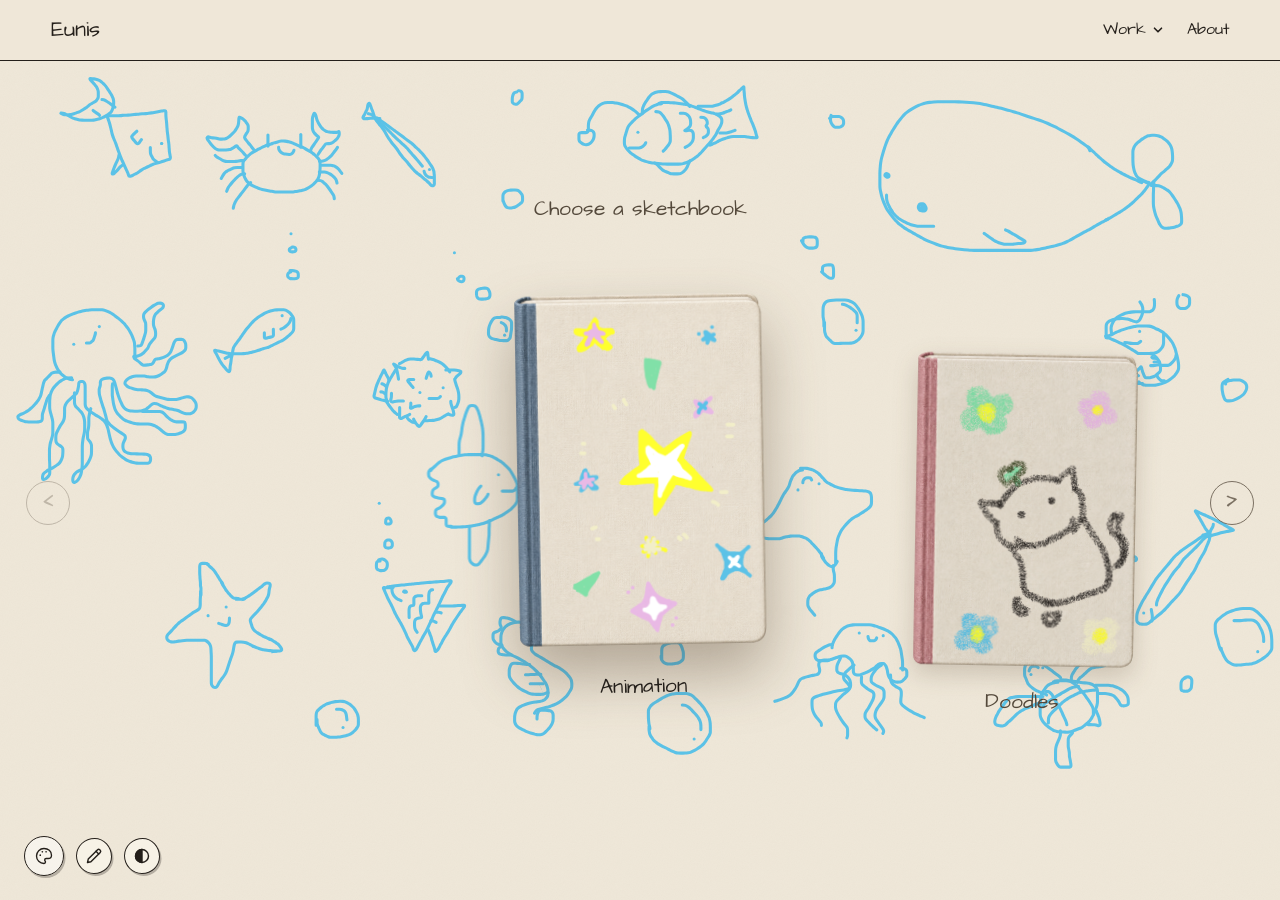
<file: index.html>
<!DOCTYPE html>
<!--
  =============================================================
  HOME PAGE  (index.html)
  =============================================================
  STEP 1 of the sketchbook redesign.

  This page is now a one-screen "app" instead of a long scrolling
  page: a shelf with two closed sketchbooks (Works / About Me).
  Clicking one swaps in a placeholder "open book" screen — no real
  project or about-me content yet, just the landing screen, book
  sizes and desktop layout. See script.js for how the screens swap,
  and PROJECT.md for what's next.
  =============================================================
-->
<html lang="en-NZ">
<head>
  <meta charset="UTF-8" />
  <!-- This meta tag is what makes the site work on phones. Leave it in. -->
  <meta name="viewport" content="width=device-width, initial-scale=1.0" />

  <title>Eunis — Portfolio</title>

  <meta name="description" content="Portfolio of Eunis, a design student at Te Herenga Waka." />

  <!-- The little icon in the browser tab. Replace assets/favicon.svg with your own. -->
  <link rel="icon" href="assets/favicon.svg" type="image/svg+xml" />

  <!-- Hand-drawn heading font, to match the sketch style -->
  <link rel="preconnect" href="https://fonts.googleapis.com" />
  <link rel="preconnect" href="https://fonts.gstatic.com" crossorigin />
  <link href="https://fonts.googleapis.com/css2?family=Architects+Daughter&display=swap" rel="stylesheet" />

  <!-- Restores the background colour chosen with the colour switcher (see
       section 7 of script.js) BEFORE the page paints, so a reload doesn't
       flash the default cream first. It only copies the saved name onto
       <html data-bg="...">; the colours themselves live in styles.css, and
       an unknown/old value simply matches nothing (= the default cream). -->
  <script>
    try {
      var savedBg = localStorage.getItem("pageBackground");
      if (savedBg && /^[a-z]+$/.test(savedBg)) document.documentElement.dataset.bg = savedBg;
    } catch (e) {}
  </script>
  <!-- Same idea for the background theme (Ocean / Plain, section 9 of
       script.js): if Plain was chosen last time, hide the doodles from the
       very first paint. Ocean is the default, so nothing is saved for it. -->
  <script>
    try {
      if (localStorage.getItem("pageTheme") === "plain") document.documentElement.dataset.theme = "plain";
    } catch (e) {}
  </script>

  <link rel="stylesheet" href="styles.css" />
</head>
<body>

  <!-- This invisible SVG filter gives borders a wobbly, hand-drawn
       line (see the .sketchy class in styles.css). Not used on this
       screen yet, but kept here in case a future step wants it. -->
  <svg width="0" height="0" style="position: absolute; overflow: hidden;" aria-hidden="true">
    <filter id="sketchy">
      <feTurbulence type="fractalNoise" baseFrequency="0.01" numOctaves="3" seed="7" result="noise" />
      <feDisplacementMap in="SourceGraphic" in2="noise" scale="9" xChannelSelector="R" yChannelSelector="G" />
    </filter>
  </svg>

  <!-- Skip link: lets keyboard users jump straight to the main content
       instead of tabbing through the menu. It's hidden until focused. -->
  <a class="skip-link" href="#main">Skip to content</a>

  <div class="app">

    <!-- ===================== NAVIGATION BAR ===================== -->
    <header class="site-header">
      <div class="container nav">
        <a href="index.html" class="nav__logo">Eunis</a>

        <!-- The button below only shows on small screens (phones). -->
        <button class="nav__toggle" aria-label="Open menu" aria-expanded="false">
          <span></span><span></span><span></span>
        </button>

        <nav class="nav__links">
          <!-- "Work" is now a small dropdown. Its two choices reuse the
               normal book-opening code: data-open="works" is the Animation
               book and data-open="works2" is the Doodles book. Behaviour
               is in script.js, section 8. -->
          <div class="nav__dropdown" id="work-dropdown">
            <button type="button" class="nav__link nav__dropdown-toggle" id="work-toggle"
                    aria-haspopup="true" aria-expanded="false" aria-controls="work-menu">
              Work
              <svg class="nav__arrow" width="10" height="10" viewBox="0 0 10 10" fill="none" stroke="currentColor"
                   stroke-width="1.6" stroke-linecap="round" stroke-linejoin="round" aria-hidden="true" focusable="false">
                <path d="M1.5 3.2 5 6.8l3.5-3.6" />
              </svg>
            </button>
            <div class="nav__menu">
              <div class="nav__menu-list" id="work-menu" role="menu" aria-labelledby="work-toggle">
                <button type="button" class="nav__menu-item" role="menuitem" data-open="works">Animation</button>
                <button type="button" class="nav__menu-item" role="menuitem" data-open="works2">Doodles</button>
              </div>
            </div>
          </div>
          <button type="button" class="nav__link" data-open="about">About</button>
        </nav>
      </div>
    </header>

    <main id="main" class="app__screens">

      <!-- ===================== LANDING: CHOOSE A SKETCHBOOK ===================== -->
      <section id="screen-landing" class="screen screen--landing">
        <p class="landing__instruction">Choose a sketchbook</p>

        <!-- The sketchbook carousel: ONE horizontal row of closed books that
             slides left/right (it never loops round). The books themselves
             are NOT written here — script.js builds them from the
             SKETCHBOOKS array (section 6), so adding an object to that array
             adds a book. Layout and animation: "Landing screen: the
             sketchbook carousel" in styles.css. -->
        <div class="carousel" id="shelf-carousel" role="group" aria-roledescription="carousel" aria-label="Sketchbooks">
          <button type="button" class="carousel__arrow carousel__arrow--prev" aria-label="Show the previous sketchbook">‹</button>

          <div class="carousel-viewport">
            <div class="sketchbook-track" id="sketchbook-track"></div>
          </div>

          <button type="button" class="carousel__arrow carousel__arrow--next" aria-label="Show the next sketchbook">›</button>

          <p class="carousel__label" aria-live="polite"></p>
        </div>
      </section>

      <!-- ===================== WORKS BOOK ===================== -->
      <!-- The book PNG never moves or resizes (see .book__frame /
           .book__img in styles.css — untouched by this step). An
           overlay div (.book__overlay) is sized in script.js to sit
           exactly on top of the rendered image, so the two "pages" of
           content below always line up with the real book pages no
           matter the screen size. See WORKS_PROJECTS in script.js for
           the project data driving all of this. The dusty rose book
           below is an identical copy of this markup (own screen id,
           own image, own data: WORKS2_PROJECTS). -->
      <section id="screen-works" class="screen screen--book" hidden>
        <button type="button" class="book__back" data-close>← Back to shelf</button>
        <div class="book__frame">
          <img
            class="book__img"
           
            src="assets/opened blue sketchbook for work.png"
            alt="An open blue sketchbook"
          />

          <div class="book__overlay">

            <!-- LEFT PAGE: project info -->
            <div class="book__page book__page--left">
              <!-- CONTENTS (the first page of the book). script.js fills the
                   list from WORKS_PROJECTS, so a new project appears here
                   by itself. Only visible on the contents page. -->
              <div class="work-contents" hidden>
                <h3 class="work-contents__heading">Contents</h3>
                <ol class="work-contents__list"></ol>
              </div>

              <p class="work__number"></p>
              <h3 class="work__title"></h3>
              <p class="work__meta"></p>
              <p class="work__description"></p>
              <button type="button" class="work__nav work__nav--prev" aria-label="Previous project">‹ Previous</button>
            </div>

            <!-- RIGHT PAGE: the selected project's media -->
            <div class="book__page book__page--right">
              <p class="work__label work__label--right">Animation</p>
              <div class="work__media">
                <!-- An <img> or <video> is generated here by script.js
                     depending on the selected project's media.type. -->
              </div>
              <p class="work__caption" hidden></p>
              <button type="button" class="work__nav work__nav--next" aria-label="Next project">Next ›</button>
            </div>

            <!-- A blank "paper" layer, reused for both directions, that
                 script.js briefly repositions/animates over whichever
                 page is turning (see .book__turn-flap in styles.css).
                 Empty and hidden except during that animation. -->
            <div class="book__turn-flap" aria-hidden="true"></div>

          </div>
        </div>
      </section>

      <!-- ===================== DOODLES BOOK (dusty rose) ===================== -->
      <!-- Only pictures: cat doodles, no text. Each <img> has its own
           top / left / width (all % of its PAGE box) and --rot (degrees),
           set in its style attribute — change those numbers to move or
           resize a doodle. The pages are positioned boxes sitting exactly
           on the book's real left/right pages (same safe areas as the Works
           book), so doodles can't touch the binding or the paper's edge.
           There are two spreads (page-turn between them with the arrows);
           each has doodles on BOTH pages. To add a doodle, copy an <img>
           into a page; to add a spread, copy a .doodle-spread block (the
           arrows in script.js pick it up automatically). -->
      <section id="screen-works2" class="screen screen--book" hidden>
        <button type="button" class="book__back" data-close>← Back to shelf</button>
        <div class="book__frame">
          <img
            class="book__img"
            src="assets/opened dusty rose sketchbook for work.png"
            alt="An open dusty rose sketchbook"
          />

          <div class="book__overlay">

        <div class="doodle-spread">
          <div class="doodle-page doodle-page--left">
            <img class="doodle" src="assets/doodles/doodle-14.png" alt="An orange and white cat sitting with a seedling on its head"
              style="top: 41%; left: 8%; width: 54%; --rot: -3deg;" />
            <img class="doodle" src="assets/doodles/doodle-4.png" alt="A pencil sketch of a cat with a flower"
              style="top: 4%; left: 6%; width: 46%; --rot: -6deg;" />
            <img class="doodle" src="assets/doodles/doodle-7.png" alt="A pencil sketch of a cat"
              style="top: 14%; left: 62%; width: 30%; --rot: 5deg;" />
            <img class="doodle" src="assets/doodles/doodle-2.png" alt="A cat's head with orange patches"
              style="top: 50%; left: 63%; width: 32%; --rot: -7deg;" />
          </div>

          <div class="doodle-page doodle-page--right">
            <img class="doodle" src="assets/doodles/doodle-5.png" alt="An orange and white cat asleep"
              style="top: 3%; left: 34%; width: 60%; --rot: 4deg;" />
            <img class="doodle" src="assets/doodles/doodle-8.png" alt="An orange and white cat crouching"
              style="top: 40%; left: 9%; width: 34%; --rot: -5deg;" />
            <img class="doodle" src="assets/doodles/doodle-1.png" alt="A pencil sketch of a cat"
              style="top: 52%; left: 54%; width: 38%; --rot: 6deg;" />
            <img class="doodle" src="assets/doodles/doodle-13.png" alt="A pencil sketch of a cat"
              style="top: 66%; left: 22%; width: 32%; --rot: -4deg;" />
          </div>
        </div>

        <div class="doodle-spread" hidden>
          <div class="doodle-page doodle-page--left">
            <img class="doodle" src="assets/doodles/doodle-12.png" alt="An orange and white cat stretching up"
              style="top: 22%; left: 6%; width: 31%; --rot: -4deg;" />
            <img class="doodle" src="assets/doodles/doodle-3.png" alt="A pencil sketch of a cat sitting"
              style="top: 6%; left: 44%; width: 42%; --rot: 6deg;" />
            <img class="doodle" src="assets/doodles/doodle-6.png" alt="A pencil sketch of two cats"
              style="top: 52%; left: 40%; width: 46%; --rot: -5deg;" />
          </div>

          <div class="doodle-page doodle-page--right">
            <img class="doodle" src="assets/doodles/doodle-10.png" alt="An orange and white cat looking up"
              style="top: 8%; left: 6%; width: 46%; --rot: 5deg;" />
            <img class="doodle" src="assets/doodles/doodle-11.png" alt="A pencil sketch of a cat"
              style="top: 10%; left: 56%; width: 38%; --rot: 7deg;" />
            <img class="doodle" src="assets/doodles/doodle-9.png" alt="A pencil sketch of a cat on a pole"
              style="top: 52%; left: 30%; width: 58%; --rot: -4deg;" />
          </div>
        </div>

          <!-- Page-turn buttons: the very same ones the Animation book uses
               (.work__nav supplies the look; .doodle__nav only places them
               at the bottom corners of the pages). -->
          <button type="button" class="work__nav work__nav--prev doodle__nav doodle__nav--prev" aria-label="Previous page">‹ Previous</button>
          <button type="button" class="work__nav work__nav--next doodle__nav doodle__nav--next" aria-label="Next page">Next ›</button>

          <!-- The blank paper layer the page-turn animation uses (see
               .book__turn-flap in styles.css). -->
          <div class="book__turn-flap" aria-hidden="true"></div>

          </div>
        </div>
      </section>

      <!-- ===================== ABOUT ME BOOK ===================== -->
      <!-- First page of the About Me book: a photo on the left page, the
           words on the right. script.js (initAboutBook) keeps .book__overlay
           exactly on top of the book picture, so every % in styles.css
           ("ABOUT ME BOOK") is a % of the real paper. -->
      <section id="screen-about" class="screen screen--book" hidden>
        <button type="button" class="book__back" data-close>← Back to shelf</button>
        <span class="book__frame">
          <img
            class="book__img"
            src="assets/opened sage-green sketchbook for about me.png"
            alt="An open sage-green sketchbook"
          />

          <div class="book__overlay">
            <!-- LEFT PAGE: the photo, on a printed-photo-style card. The
                 card is sized to the photo's own shape (3:2, landscape), so
                 nothing is cropped. To use a different photo, change src
                 and alt — and if it has a different shape, update
                 aspect-ratio on .about-photo__image in styles.css. -->
            <div class="about-page about-page--left">
              <!-- .about-photo-hover is the fixed spot on the page (it stays still,
                   so the hover can't flicker at the edges); the figure inside it
                   is what gently lifts. .about-photo__frame clips the picture. -->
              <div class="about-photo-hover">
                <figure class="about-photo">
                  <div class="about-photo__frame">
                    <img class="about-photo__image" src="assets/about-photo.jpg" width="1400" height="933"
                         alt="Eunis smiling at the camera beside a leafy tree and a white railing, with a harbour and hills behind" />
                  </div>
                </figure>
              </div>

              <!-- Five decorative stickers around the photo, in the empty paper
                   above and below it. Each sits at a fixed spot, size and tilt
                   (--x / --y = position, --w = width, all as % of this page;
                   --rot = tilt), so the arrangement is always the same and
                   scales with the book. They're pictures only: no click, and
                   hidden from screen readers. -->
              <span class="about-sticker" aria-hidden="true" style="--x: 4%; --y: 2%; --w: 18.8%; --rot: -9deg">
                <img src="assets/stickers/sticker-2.png" alt="" width="536" height="606" />
              </span>
              <span class="about-sticker" aria-hidden="true" style="--x: 56%; --y: 5%; --w: 20.7%; --rot: 8deg">
                <img src="assets/stickers/sticker-3.png" alt="" width="640" height="550" />
              </span>
              <span class="about-sticker" aria-hidden="true" style="--x: 6%; --y: 84.4%; --w: 21.6%; --rot: 11deg">
                <img src="assets/stickers/sticker-1.png" alt="" width="640" height="552" />
              </span>
              <span class="about-sticker" aria-hidden="true" style="--x: 35%; --y: 84%; --w: 26.4%; --rot: -6deg">
                <img src="assets/stickers/sticker-4.png" alt="" width="640" height="457" />
              </span>
              <span class="about-sticker" aria-hidden="true" style="--x: 78%; --y: 85.2%; --w: 15.6%; --rot: 12deg">
                <img src="assets/stickers/sticker-5.png" alt="" width="620" height="640" />
              </span>
            </div>

            <!-- RIGHT PAGE: heading + three short paragraphs. Edit the words
                 here; the text size follows the size of the book (see
                 .about-text in styles.css) so it always fits the page. -->
            <div class="about-page about-page--right">
              <h2 class="about-heading">About Me</h2>
              <p class="about-text">Hi!! I’m Eunis. I study Animation and Visual Effects at VUW, and this is where I share my work.</p>
              <p class="about-text">I sometimes create short and simple animations. I also enjoy doodling, watercolour painting and photography.</p>
              <p class="about-text">Please feel free to doodle around my portfolio website! （Although your doodles are only temporary ₍^˶⦁༝⦁˶^₎ ）</p>
            </div>
          </div>
        </span>
      </section>

    </main>
  </div>

  <!-- Background colour switcher: fixed to the bottom-left corner. The six
       colour dots are built from the BACKGROUNDS list in script.js
       (section 7); their colours are in styles.css. -->
  <div class="bg-switcher" id="bg-switcher">
    <div class="bg-switcher__swatches" id="bg-swatches" role="group" aria-label="Background colours"></div>
    <button type="button" class="bg-switcher__toggle" id="bg-toggle" aria-label="Change background colour" aria-expanded="false" aria-controls="bg-swatches">
      <svg width="20" height="20" viewBox="0 0 24 24" fill="none" stroke="currentColor" stroke-width="1.6" stroke-linecap="round" stroke-linejoin="round" aria-hidden="true">
        <path d="M12 3a9 9 0 1 0 0 18c1.2 0 1.8-.8 1.8-1.7 0-.5-.2-.9-.5-1.3-.3-.4-.5-.8-.5-1.3 0-1 .8-1.7 1.8-1.7H17a4 4 0 0 0 4-4C21 6.2 17 3 12 3z" />
        <circle cx="7.5" cy="11" r="1" fill="currentColor" stroke="none" />
        <circle cx="10" cy="7" r="1" fill="currentColor" stroke="none" />
        <circle cx="14.5" cy="7" r="1" fill="currentColor" stroke="none" />
      </svg>
    </button>
  </div>

  <!-- The default doodles (page background + sketchbook covers); see the notes inside. -->
  <script src="default-drawings.js"></script>
  <script src="script.js"></script>
</body>
</html>
</file>
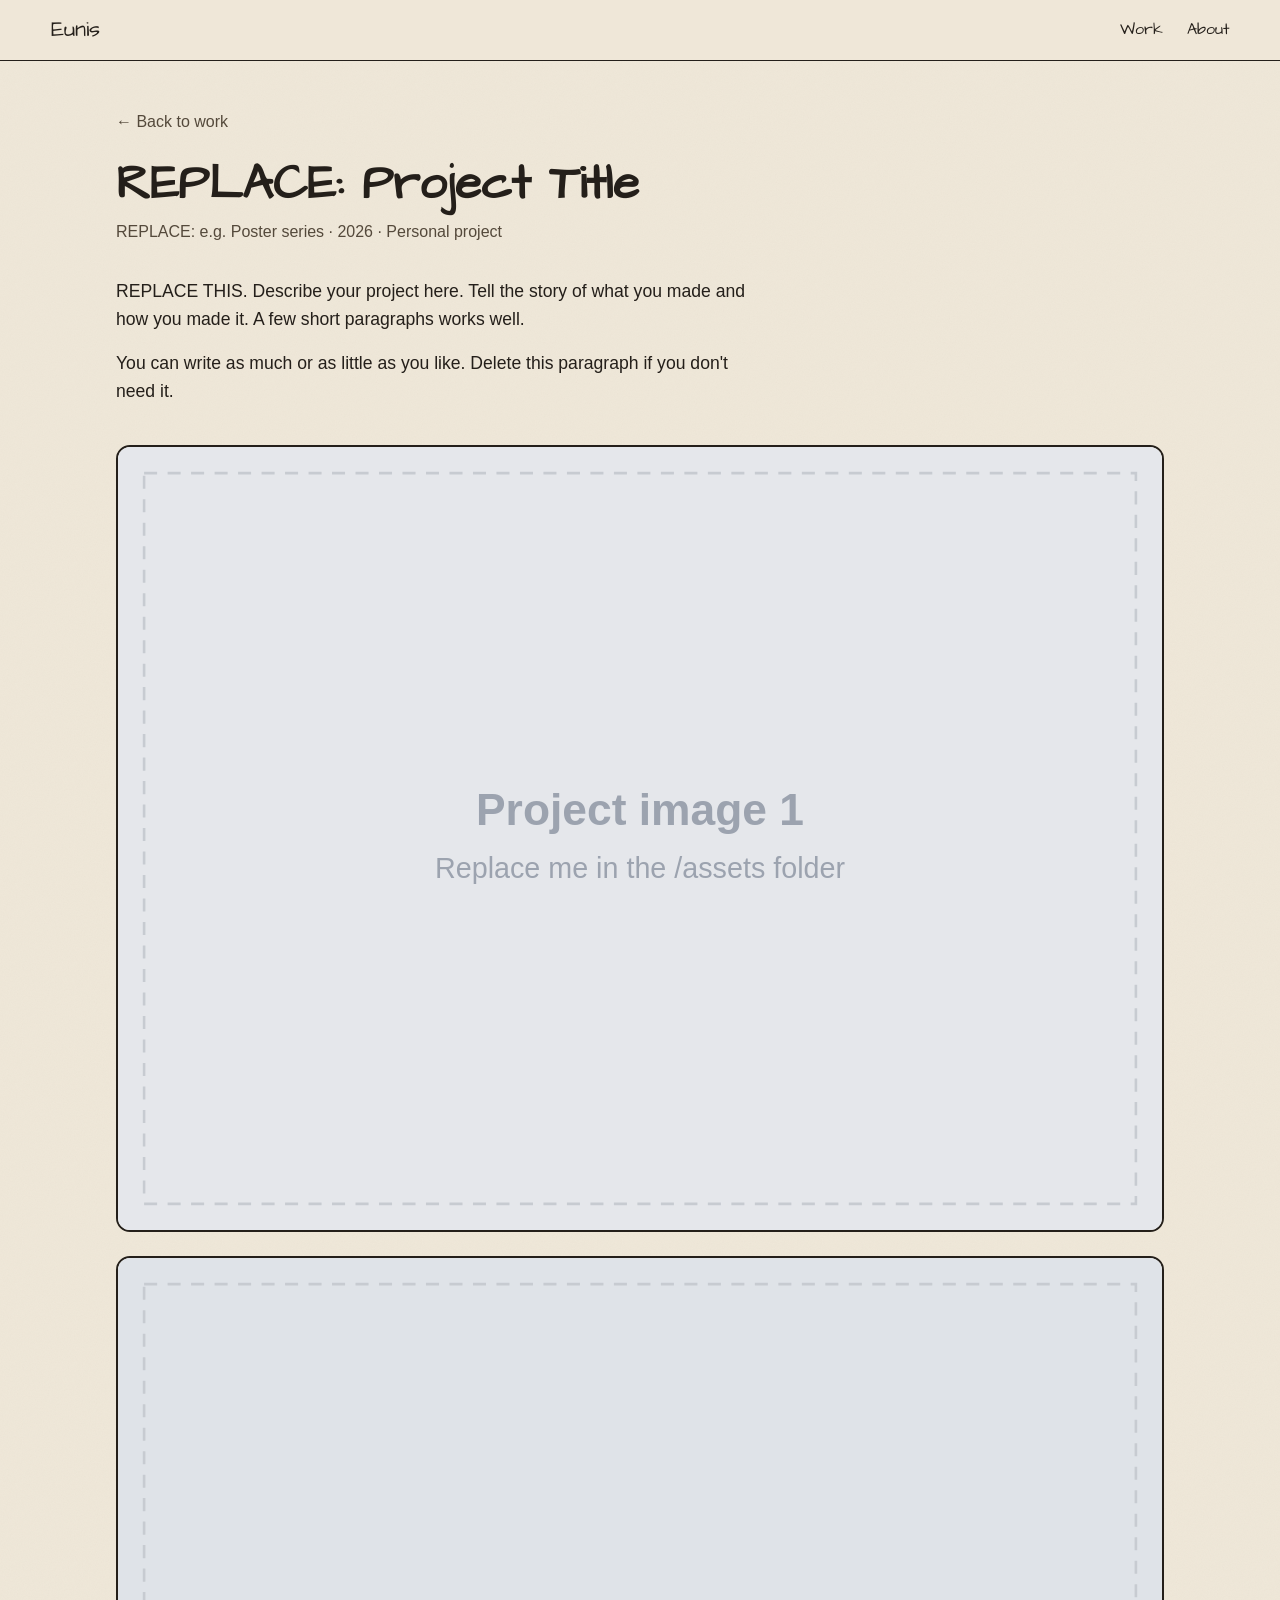
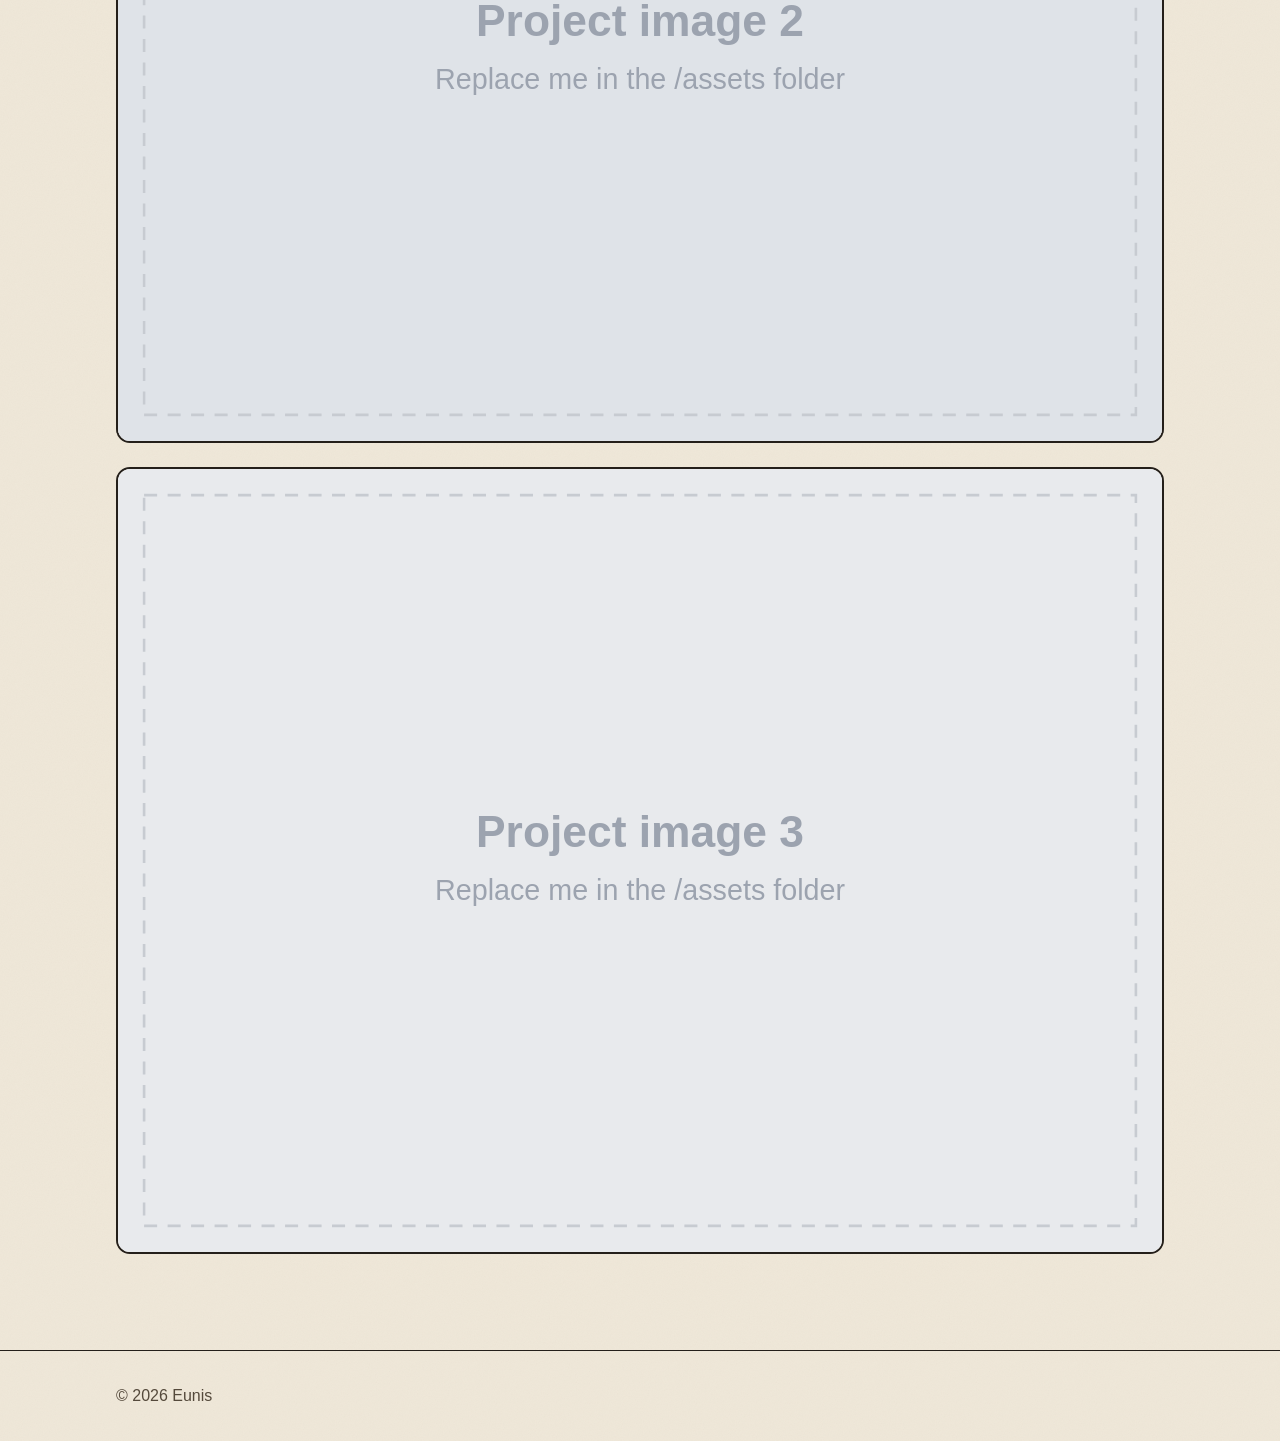
<file: project-2.html>
<!DOCTYPE html>
<!--
  =============================================================
  PROJECT PAGE  (project.html)
  =============================================================
  This is ONE project's page. It has space for:
    - a title
    - images
    - a description
  ...which is exactly what the brief asks for.

  WANT MORE THAN ONE PROJECT?
    The easiest way: just tell Claude "add another project" — it will make
    a new copy of this page AND a matching card on the home page, linked
    together for you.

    (By hand: duplicate this file, change the content in the copy, and
    point a card in index.html at your new file.)
  =============================================================
-->
<html lang="en-NZ">
<head>
  <meta charset="UTF-8" />
  <meta name="viewport" content="width=device-width, initial-scale=1.0" />
  <!-- REPLACE: the project name -->
  <title>REPLACE: Project Title — Eunis</title>
  <!-- The little icon in the browser tab. Replace assets/favicon.svg with your own. -->
  <link rel="icon" href="assets/favicon.svg" type="image/svg+xml" />

  <!-- Hand-drawn heading font, to match the sketch style -->
  <link rel="preconnect" href="https://fonts.googleapis.com" />
  <link rel="preconnect" href="https://fonts.gstatic.com" crossorigin />
  <link href="https://fonts.googleapis.com/css2?family=Architects+Daughter&display=swap" rel="stylesheet" />

  <link rel="stylesheet" href="styles.css" />
</head>
<body>

  <!-- This invisible SVG filter gives borders a wobbly, hand-drawn
       line (see the .sketchy class in styles.css). -->
  <svg width="0" height="0" style="position: absolute; overflow: hidden;" aria-hidden="true">
    <filter id="sketchy">
      <feTurbulence type="fractalNoise" baseFrequency="0.01" numOctaves="3" seed="7" result="noise" />
      <feDisplacementMap in="SourceGraphic" in2="noise" scale="9" xChannelSelector="R" yChannelSelector="G" />
    </filter>
  </svg>

  <!-- Skip link: lets keyboard users jump straight to the main content. -->
  <a class="skip-link" href="#main">Skip to content</a>

  <!-- Same nav as the home page. The logo links home. -->
  <header class="site-header">
    <div class="container nav">
      <a href="index.html" class="nav__logo">Eunis</a>
      <button class="nav__toggle" aria-label="Open menu" aria-expanded="false">
        <span></span><span></span><span></span>
      </button>
      <nav class="nav__links">
        <a href="index.html#work">Work</a>
        <a href="index.html#about">About</a>
      </nav>
    </div>
  </header>

  <main id="main">
    <article class="section container project">

      <!-- A link back to the list of projects -->
      <a class="project__back" href="index.html#work">← Back to work</a>

      <!-- REPLACE: the project title -->
      <h1 class="project__title">REPLACE: Project Title</h1>

      <!-- REPLACE: short facts about the project -->
      <p class="project__meta">REPLACE: e.g. Poster series · 2026 · Personal project</p>

      <!-- ===== PROJECT DESCRIPTION ===== -->
      <div class="project__description">
        <!-- REPLACE: describe your project. What is it? Why did you make
             it? How did you make it? What are you proud of? -->
        <p>
          REPLACE THIS. Describe your project here. Tell the story of what
          you made and how you made it. A few short paragraphs works well.
        </p>
        <p>
          You can write as much or as little as you like. Delete this
          paragraph if you don't need it.
        </p>
      </div>

      <!-- ===== PROJECT IMAGES ===== -->
      <!--
        Add as many images as you like by copying an <img> line.
        Replace the placeholder files in the assets folder with your own.
      -->
      <div class="project__gallery">
        <img src="assets/project-placeholder-1.svg" alt="REPLACE: describe this image" />
        <img src="assets/project-placeholder-2.svg" alt="REPLACE: describe this image" />
        <img src="assets/project-placeholder-3.svg" alt="REPLACE: describe this image" />
      </div>

    </article>
  </main>

  <footer class="site-footer">
    <div class="container">
      <p>© <span id="year"></span> Eunis</p>
    </div>
  </footer>

  <script src="script.js"></script>
</body>
</html>
</file>
<file: styles.css>
/* =============================================================
   STYLES.CSS  —  the look of your whole website
   =============================================================

   START HERE ↓
   The block below is your "design tokens": the colours, fonts and
   spacing used everywhere. Change a value here and it updates across
   the ENTIRE site. This is the easiest and best place to make the
   site feel like YOURS.

   TIP: Ask Claude things like
     "Change the accent colour to a warm orange."
     "Use a serif font for headings."
     "Make everything feel more spacious."
   ============================================================= */

:root {
  /* ---- COLOURS ---- */
  /* A warm paper palette to match the hand-drawn sketch look. */
  --color-bg:      #efe7d8;   /* page background (paper) */
  --color-surface: #f7f2e6;   /* cards, panels */
  --color-text:    #241f1a;   /* main text (ink) */
  --color-muted:   #54493b;   /* secondary text (kept dark enough to stay readable on the paper background) */
  --color-border:  #241f1a;   /* the "ink" used for hand-drawn borders */
  --color-accent:  #d9480f;   /* links & buttons — a warm marker orange */
  --color-accent-text: #ffffff; /* text on top of the accent colour */

  /* ---- FONTS ---- */
  /* Headings use a hand-lettered Google Font (linked in the <head> of
     each page) so titles look sketched. Body text stays in a plain
     system font on purpose — a whole page of handwriting is hard to
     read, so we keep that for headings and short labels only. */
  --font-body:    -apple-system, BlinkMacSystemFont, "Segoe UI", Roboto, Helvetica, Arial, sans-serif;
  --font-heading: "Architects Daughter", var(--font-body);

  /* ---- SPACING & SIZES ---- */
  --space:        1rem;       /* the base spacing unit */
  --radius:       14px;       /* how round corners are */
  --max-width:    1080px;     /* how wide content gets on big screens */

  /* ---- BACKGROUND COLOUR SWITCHER ----
     --page-bg is the colour of the page background (and the header bar
     that sits on it). It defaults to the original --color-bg; picking a
     colour from the switcher (bottom-left corner) sets data-bg on <html>,
     and the matching html[data-bg="..."] rule below swaps --page-bg.
     These six are the exact hex values — don't edit them to "tweak". */
  --page-bg:       var(--color-bg);
  --bg-cream:      var(--color-bg);   /* 1. original warm cream (the current default) */
  --bg-golden:     #E8B86C;           /* 2. warm golden beige */
  --bg-blush:      #FDD6CF;           /* 3. soft blush pink */
  --bg-coral:      #FDADA4;           /* 4. coral pink */
  --bg-bluegrey:   #C3D1D1;           /* 5. pale blue-grey */
  --bg-teal:       #619394;           /* 6. muted teal */
}

html[data-bg="golden"]   { --page-bg: var(--bg-golden); }
html[data-bg="blush"]    { --page-bg: var(--bg-blush); }
html[data-bg="coral"]    { --page-bg: var(--bg-coral); }
html[data-bg="bluegrey"] { --page-bg: var(--bg-bluegrey); }
html[data-bg="teal"]     { --page-bg: var(--bg-teal); }

/* -------------------------------------------------------------
   BASIC RESET — sensible defaults. You can usually leave this.
   ------------------------------------------------------------- */
* {
  box-sizing: border-box;
  margin: 0;
}

html {
  scroll-behavior: smooth; /* smooth scrolling to #about, #work, etc. */
}

body {
  font-family: var(--font-body);
  color: var(--color-text);
  background-color: var(--page-bg);
  transition: background-color 420ms ease; /* the switcher fades the colour */
  /* A faint grain, so the background reads as paper rather than a flat
     colour. Purely decorative — it's a tiled, noisy SVG at low opacity. */
  background-image: url("data:image/svg+xml,%3Csvg xmlns='http://www.w3.org/2000/svg' width='200' height='200'%3E%3Cfilter id='n'%3E%3CfeTurbulence type='fractalNoise' baseFrequency='0.85' numOctaves='2' stitchTiles='stitch'/%3E%3CfeColorMatrix type='saturate' values='0'/%3E%3C/filter%3E%3Crect width='100%25' height='100%25' filter='url(%23n)' opacity='0.05'/%3E%3C/svg%3E");
  line-height: 1.6;
}

/* -------------------------------------------------------------
   SKETCHY (hand-drawn) BORDERS
   -------------------------------------------------------------
   Add class="sketchy" to any box to give it a wobbly, hand-inked
   border instead of a straight one. It works by drawing the border
   on an invisible ::before layer and running ONLY that layer through
   the #sketchy SVG filter (defined once near the top of each page's
   <body>) — so the wobble distorts just the line, not the photo or
   text sitting inside the box. */
.sketchy {
  position: relative;
}

.sketchy::before {
  content: "";
  position: absolute;
  inset: 0;
  border: 2.5px solid var(--color-border);
  border-radius: inherit;
  filter: url(#sketchy);
  pointer-events: none;
}

img {
  display: block;
  max-width: 100%; /* stops images overflowing on small screens */
  height: auto;
}

a {
  color: var(--color-accent);
}

/* -------------------------------------------------------------
   ACCESSIBILITY  (small things that make the site usable for
   everyone — including people using a keyboard or a screen reader)
   ------------------------------------------------------------- */

/* A clear outline shows keyboard users where they are on the page.
   :focus-visible only shows it for keyboard focus, not mouse clicks. */
a:focus-visible,
button:focus-visible,
.card:focus-visible {
  outline: 3px solid var(--color-accent);
  outline-offset: 2px;
  border-radius: 3px;
}

/* The "Back to shelf" button is focused automatically when a book opens;
   until a key is pressed, that automatic focus shows no outline box. */
.book__back.is-quiet-focus:focus-visible {
  outline: none;
}

/* The "Skip to content" link. It's tucked off-screen until a keyboard
   user tabs to it, then it appears at the top-left. */
.skip-link {
  position: absolute;
  left: 0.5rem;
  top: -3rem; /* off-screen */
  background: var(--color-accent);
  color: var(--color-accent-text);
  padding: 0.6rem 1rem;
  border-radius: var(--radius);
  z-index: 100;
  transition: top 0.15s ease;
}

.skip-link:focus {
  top: 0.5rem; /* slides into view when focused */
}

/* The .container keeps content centred and stops it getting too wide. */
.container {
  width: 100%;
  max-width: var(--max-width);
  margin-inline: auto;
  padding-inline: var(--space);
}

/* -------------------------------------------------------------
   HEADER / NAVIGATION
   ------------------------------------------------------------- */
.site-header {
  position: sticky;   /* the nav stays at the top as you scroll */
  top: 0;
  background: var(--page-bg); /* follows the page background (see the switcher) */
  transition: background-color 420ms ease;
  border-bottom: 1px solid var(--color-border);
  z-index: 10;
}

.nav {
  display: flex;
  align-items: center;
  justify-content: space-between;
  padding-block: 0.75rem;
}

/* The header's inner row is nearly full width: the name hugs the left
   edge and the links hug the right, with the same side padding on both
   (it shrinks on small screens, never below 24px). This overrides the
   shared .container's narrow max-width for the header only. */
.site-header .nav {
  --header-pad: clamp(24px, 4vw, 64px);
  width: 100%;
  max-width: none;
  padding-inline: var(--header-pad);
}

.nav__logo {
  font-family: var(--font-heading);
  font-size: 1.4rem;
  text-decoration: none;
  color: var(--color-text);
}

.nav__links {
  display: flex;
  gap: 1.5rem;
}

.nav__links a,
.nav__links button {
  text-decoration: none;
  color: var(--color-text);
  background: none;
  border: none;
  padding: 0;
  font: inherit;
  /* The same hand-drawn font as the name, headings and book titles (the
     existing --font-heading variable; nothing new is loaded). Size and
     everything else stay as they were. */
  font-family: var(--font-heading);
  cursor: pointer;
}

.nav__links a:hover,
.nav__links button:hover {
  color: var(--color-accent);
}

/* ---- The "Work" dropdown ----
   A small paper-coloured menu directly under "Work", with a thin uneven
   outline, rounded corners and a soft shadow. It fades and slides down
   over 180ms. .nav__menu is an invisible wrapper whose top padding
   bridges the gap between "Work" and the visible box, so the pointer can
   travel from one to the other without the menu vanishing. script.js
   (section 8) adds .is-open. */
.nav__dropdown {
  position: relative;
  display: flex;
  align-items: center;
}

.nav__links .nav__dropdown-toggle {
  display: inline-flex;
  align-items: center;
  gap: 0.4em;
}

.nav__arrow {
  flex: none;
  transition: transform 220ms ease;
}

.nav__dropdown.is-open .nav__arrow {
  transform: rotate(180deg); /* points up while the menu is open */
}

.nav__menu {
  position: absolute;
  top: 100%;
  left: -0.9rem;
  z-index: 20;
  min-width: 8.5rem;
  padding-top: 0.7rem; /* the invisible bridge */
  opacity: 0;
  visibility: hidden;
  transform: translateY(-6px);
  transition:
    opacity 180ms ease,
    transform 180ms ease,
    visibility 0s linear 180ms;
}

.nav__dropdown.is-open .nav__menu {
  opacity: 1;
  visibility: visible;
  transform: translateY(0);
  transition:
    opacity 180ms ease,
    transform 180ms ease,
    visibility 0s;
}

.nav__menu-list {
  display: flex;
  flex-direction: column;
  gap: 0.35rem; /* breathing room between the two choices */
  padding: 0.5rem;
  background: var(--color-surface);
  border: 1.5px solid var(--color-text);
  border-radius: 10px 12px 9px 13px / 12px 9px 13px 10px;
  box-shadow:
    1.5px 2px 0 rgba(36, 31, 26, 0.22),
    0 10px 22px rgba(70, 50, 30, 0.18);
}

.nav__links .nav__menu-item {
  display: block;
  width: 100%;
  padding: 0.5rem 0.9rem;
  text-align: left;
  white-space: nowrap;
  border-radius: 7px;
  transition: background-color 160ms ease, color 160ms ease;
}

.nav__links .nav__menu-item:hover,
.nav__links .nav__menu-item:focus-visible {
  background: rgba(217, 72, 15, 0.1);
  color: var(--color-accent);
}

/* The hamburger button is hidden on big screens... */
.nav__toggle {
  display: none;
  flex-direction: column;
  gap: 5px;
  background: none;
  border: none;
  cursor: pointer;
  padding: 6px;
}

.nav__toggle span {
  width: 24px;
  height: 2px;
  background: var(--color-text);
}

/* -------------------------------------------------------------
   HERO (the big intro at the top of the home page)
   ------------------------------------------------------------- */
.hero {
  padding-block: 4rem 3rem;
}

.hero__eyebrow {
  color: var(--color-muted);
  text-transform: uppercase;
  letter-spacing: 0.08em;
  font-size: 0.8rem;
  margin-bottom: 0.5rem;
}

.hero__title {
  font-family: var(--font-heading);
  font-size: clamp(2.5rem, 6vw, 4rem); /* grows with screen size */
  line-height: 1.1;
}

.hero__subtitle {
  color: var(--color-muted);
  font-size: 1.2rem;
  max-width: 40ch;
  margin-block: 1rem 1.5rem;
}

.hero__showcase {
  border-radius: var(--radius);
  overflow: hidden;
  background: var(--color-surface);
}

.hero__showcase img,
.hero__showcase video {
  width: 100%;
  aspect-ratio: 16 / 9; /* matches the video's own shape, so nothing gets cropped */
  object-fit: cover;
  display: block;
}

/* Small pause/play button sitting in the corner of the video itself,
   instead of the browser's built-in controls bar (which covered part
   of the footage) or a separate button (which added a gap below). */
.hero__video-toggle {
  position: absolute;
  right: 0.75rem;
  bottom: 0.75rem;
  width: 2.25rem;
  height: 2.25rem;
  border: none;
  border-radius: 50%;
  background: rgba(0, 0, 0, 0.55);
  color: #ffffff;
  font-size: 1rem;
  line-height: 1;
  cursor: pointer;
  display: flex;
  align-items: center;
  justify-content: center;
}

.hero__video-toggle:hover {
  background: rgba(0, 0, 0, 0.75);
}

/* -------------------------------------------------------------
   BUTTONS
   ------------------------------------------------------------- */
.button {
  display: inline-block;
  background: var(--color-accent);
  color: var(--color-accent-text);
  text-decoration: none;
  padding: 0.7rem 1.4rem;
  border-radius: var(--radius);
  font-weight: 600;
}

.button:hover {
  opacity: 0.9;
}

/* -------------------------------------------------------------
   SECTIONS (About, Work, ...)
   ------------------------------------------------------------- */
.section {
  padding-block: 3rem;
}

.section__title {
  font-family: var(--font-heading);
  font-size: 1.8rem;
  margin-bottom: 0.25rem;
}

.section__subtitle {
  color: var(--color-muted);
  text-transform: uppercase;
  letter-spacing: 0.08em;
  font-size: 0.85rem;
  margin-bottom: 1rem;
}

.section__intro {
  color: var(--color-muted);
  max-width: 55ch;
  margin-bottom: 2rem;
}

/* -------------------------------------------------------------
   ABOUT
   ------------------------------------------------------------- */
.about {
  display: grid;
  grid-template-columns: 220px 1fr; /* photo | text */
  gap: 2rem;
  align-items: start;
}

.about__photo-frame {
  border-radius: var(--radius);
  overflow: hidden;
  background: var(--color-surface);
}

.about__photo {
  width: 100%;
  display: block;
}

.about__text p + p {
  margin-top: 1rem;
}

/* -------------------------------------------------------------
   WORK GRID + PROJECT CARDS
   ------------------------------------------------------------- */
.grid {
  display: grid;
  /* auto-fit means the number of columns adapts to the screen width.
     Cards are at least 260px wide, and fill the row. */
  grid-template-columns: repeat(auto-fit, minmax(260px, 1fr));
  gap: 1.5rem;
}

.card {
  display: block;
  text-decoration: none;
  color: inherit;
  background: var(--color-surface);
  border-radius: var(--radius);
  overflow: hidden;
  transition: transform 0.15s ease, box-shadow 0.15s ease;
}

.card:hover {
  transform: translateY(-4px);
  box-shadow: 0 10px 24px rgba(0, 0, 0, 0.08);
}

.card__image {
  width: 100%;
  aspect-ratio: 4 / 3; /* keeps all cards the same shape */
  object-fit: cover;
}

.card__body {
  padding: 1rem;
}

.card__title {
  font-family: var(--font-heading);
  font-size: 1.3rem;
  margin-bottom: 0.25rem;
}

.card__meta {
  color: var(--color-muted);
  font-size: 0.9rem;
}

/* -------------------------------------------------------------
   PROJECT PAGE
   ------------------------------------------------------------- */
.project__back {
  display: inline-block;
  text-decoration: none;
  color: var(--color-muted);
  margin-bottom: 1.5rem;
}

.project__title {
  font-family: var(--font-heading);
  font-size: clamp(2rem, 5vw, 3rem);
  line-height: 1.1;
}

.project__meta {
  color: var(--color-muted);
  margin-block: 0.5rem 2rem;
}

.project__description {
  max-width: 65ch;
  font-size: 1.1rem;
}

.project__description p + p {
  margin-top: 1rem;
}

.project__gallery {
  margin-top: 2.5rem;
  display: grid;
  gap: 1.5rem;
}

.project__gallery img,
.project__gallery video {
  width: 100%;
  border: 2.5px solid var(--color-border);
  border-radius: var(--radius);
  background: var(--color-surface);
}

/* -------------------------------------------------------------
   FOOTER
   ------------------------------------------------------------- */
.site-footer {
  border-top: 1px solid var(--color-border);
  padding-block: 2rem;
  margin-top: 3rem;
  color: var(--color-muted);
}

/* -------------------------------------------------------------
   SKETCHBOOK APP (index.html only)
   -------------------------------------------------------------
   index.html is a one-screen "app" that fills the browser window
   instead of scrolling: a shelf with two closed sketchbooks, and a
   placeholder "open book" screen behind each one. Only one .screen
   is visible at a time (script.js toggles the `hidden` attribute).
   This is scoped to .app so project.html and the other project
   pages keep scrolling normally.
   ------------------------------------------------------------- */
.app {
  height: 100vh;
  display: flex;
  flex-direction: column;
  overflow: hidden;
}

.app__screens {
  flex: 1;
  min-height: 0; /* lets the screen below size within the remaining space */
}

.screen {
  height: 100%;
  display: flex;
  flex-direction: column;
  align-items: center;
  justify-content: center;
  gap: 1.5rem;
  padding: 2rem;
  text-align: center;
}

/* Setting display:flex above means the browser's default
   [hidden] { display: none } rule no longer wins (author styles
   always beat the browser's own stylesheet) — so it has to be
   restated here, or every screen would stack on top of each other. */
.screen[hidden] {
  display: none;
}

/* The background drawing canvas (script.js, section 9) lives inside
   <main>, behind every screen: <main> becomes its own stacking context so
   the canvas can sit at z-index -1 — above the page's background colour,
   below the books, titles, arrows and open books. It ignores the pointer
   unless background drawing is switched on. */
.app__screens {
  position: relative;
  isolation: isolate;
}

/* The floating background doodles: one small canvas each, moved with
   transforms only, inside a clipped layer that sits under the books like
   the drawing canvas below. */
.bg-doodles {
  position: absolute;
  inset: 0;
  overflow: hidden;
  z-index: -1;
  pointer-events: none;
}

.bg-doodle {
  position: absolute;
  left: 0;
  top: 0;
  transform-origin: 50% 50%;
  will-change: transform;
  pointer-events: none;
}

.bg-canvas {
  position: absolute;
  inset: 0;
  width: 100%;
  height: 100%;
  z-index: -1;
  pointer-events: none;
  touch-action: none;
}

html.is-bg-drawing .bg-canvas {
  pointer-events: auto;
}

/* While drawing on the background: crosshair everywhere on the shelf, no
   text selection, no touch scrolling. */
html.is-bg-drawing #screen-landing,
html.is-bg-drawing #screen-landing .sketchbook-visual,
html.is-bg-drawing #screen-landing .sketchbook-title,
html.is-bg-drawing #screen-landing .carousel__arrow {
  cursor: crosshair;
  user-select: none;
  -webkit-user-select: none;
  touch-action: none;
}

/* Background themes. Plain hides every background doodle (the floating ones
   and anything a visitor drew) with a short fade; nothing is removed, so
   Ocean (the default) brings them all back exactly as they were. Only the
   doodle layers are touched: the background colour, books and everything
   else stay as they are. */
.bg-doodles,
.bg-canvas {
  opacity: 1;
  transition: opacity 320ms ease, visibility 0s linear 0s;
}

html[data-theme="plain"] .bg-doodles,
html[data-theme="plain"] .bg-canvas {
  opacity: 0;
  visibility: hidden;
  transition: opacity 320ms ease, visibility 0s linear 320ms;
}

/* The Theme control, just right of the pencil button: one round button that
   fans the two choices (Ocean / Plain) out above it, opening and closing the
   same way as the background-colour dots (script.js adds .is-open). */
.bg-theme {
  --tool-size: 36px;
  position: fixed;
  left: 124px; /* after the 40px colour button at 24px and the pencil at 76px */
  bottom: 26px;
  z-index: 200;
  display: flex;
  flex-direction: column;
  align-items: flex-start;
  gap: 10px;
  /* This box is tall (it has room for the choices above the button), so
     it must not catch clicks itself — otherwise it sat over the dark-green
     and yellow drawing colours and blocked them. Only the buttons take clicks. */
  pointer-events: none;
}

.bg-theme__toggle,
.bg-theme__button {
  pointer-events: auto;
}

.bg-theme__options {
  display: flex;
  flex-direction: column;
  gap: 10px;
  /* closed: invisible, not focusable, tucked slightly down toward the button */
  opacity: 0;
  visibility: hidden;
  transform: translateY(8px);
  transition:
    opacity 260ms ease,
    transform 260ms ease,
    visibility 0s linear 260ms;
}

.bg-theme.is-open .bg-theme__options {
  opacity: 1;
  visibility: visible;
  transform: translateY(0);
  transition:
    opacity 260ms ease,
    transform 260ms ease,
    visibility 0s;
}

/* The pencil button and drawing toolbar, in the bottom-left corner next to
   the background-colour button. They reuse the sketchbook controls' look
   (.book-tool, .book-colour...). The toolbar grows upwards from the
   pencil, to the left of the books. */
.bg-draw {
  --tool-size: 36px;
  position: fixed;
  left: 76px; /* just right of the 40px colour button at 24px */
  bottom: 26px;
  z-index: 200;
  display: flex;
  flex-direction: column;
  align-items: flex-start;
  gap: 12px;
}

.bg-draw[hidden],
.bg-draw__bar[hidden] {
  display: none;
}

.bg-draw__bar {
  display: flex;
  flex-direction: column;
  gap: 12px;
  animation: book-swatches-in 200ms ease both;
}

/* The shelf screen: a sideways trackpad swipe anywhere on it (see
   "Trackpad swipe" in script.js) must not also trigger the browser's
   back / forward gesture. */
#screen-landing {
  overscroll-behavior-x: contain;
}

/* ---- Landing screen: the sketchbook carousel ---- */
.landing__instruction {
  font-family: var(--font-heading);
  font-size: 1.3rem;
  color: var(--color-muted);
}

/* -------------------------------------------------------------
   CAROUSEL TUNING KNOBS — change these to adjust the carousel.
   The books sit in ONE straight horizontal row (the "track"). Moving
   to another book slides the whole track sideways so that book is
   centred in the viewport; nothing orbits or loops. Every book is the
   same size (an equal 2:3 box matching the PNGs), so differences
   between the PNG files can't affect the layout. Depth comes from
   scale, shadow, a small vertical offset, tilt and a hint of
   brightness — never from transparency: every book is fully opaque.
   ------------------------------------------------------------- */
.carousel {
  --book-width: min(24vw, 290px, 30vh);       /* width of every book's box */
  --track-gap: clamp(90px, 9vw, 160px);        /* space between the books (bigger = more separated) */
  --selected-scale: 1.12;                      /* how much larger the selected book is */
  --selected-lift: -8px;                       /* how far the selected book rises (negative = up) */
  --selected-duration: 450ms;                  /* how long the selected book takes to grow/lift */
  --hover-scale: 1.05;                         /* EXTRA scale when hovering any book (on top of its own) */
  --hover-lift: -10px;                         /* EXTRA lift when hovering any book (negative = up) */
  --hover-duration: 280ms;                     /* how quickly the hover effect plays */
  --carousel-duration: 650ms;                  /* how long the slide takes (script.js reads this too) */
  --carousel-ease: cubic-bezier(0.22, 1, 0.36, 1);

  width: min(96vw, 1240px);
  display: grid;
  grid-template-columns: auto minmax(0, 1fr) auto;
  grid-template-areas:
    "prev viewport next"
    ".    label    .";
  align-items: center;
  column-gap: 1rem;
  row-gap: 0.75rem;
}

/* The window the track slides behind. overflow: hidden crops books
   that are outside it; the padding gives the lifted/scaled book and
   its shadow room so they aren't cropped too. */
.carousel-viewport {
  grid-area: viewport;
  position: relative;
  overflow: hidden;
  overscroll-behavior-x: contain; /* a sideways swipe here shouldn't trigger the browser's back/forward gesture */
  /* The bottom padding is generous so the selected/hovered book's soft
     shadow isn't cropped by overflow: hidden. The negative margin cancels
     the extra height on desktop, so the layout doesn't shift. */
  padding: 40px 0 100px;
  margin-bottom: -44px;
}

.sketchbook-track {
  position: relative; /* so each book's offsetLeft is measured from the track */
  display: flex;
  align-items: center;
  width: max-content;
  gap: var(--track-gap);
  transition: transform var(--carousel-duration) var(--carousel-ease);
  will-change: transform;
}

/* script.js adds this briefly when it has to jump the track into
   place with no animation (first load, window resize). */
.sketchbook-track.is-instant {
  transition: none;
}

/* ONE wrapper per book. It only holds the small, permanent
   up/down + tilt variation. Each effect has its OWN layer so they
   never fight over `transform`: the track slides, this wrapper staggers,
   .sketchbook-visual handles "selected", and .sketchbook-hover (inside
   it) handles hover. flex: 0 0 means books never shrink to fit. */
.sketchbook-item {
  flex: 0 0 var(--book-width);
  width: var(--book-width);
  display: flex;
  flex-direction: column;
  align-items: center;
  opacity: 1;
}

/* A subtle, repeating stagger. Keep these small — the movement must
   stay horizontal. */
.sketchbook-item:nth-child(3n + 1) {
  transform: translateY(-14px) rotate(-1deg);
}

.sketchbook-item:nth-child(3n + 2) {
  transform: translateY(18px) rotate(1deg);
}

.sketchbook-item:nth-child(3n + 3) {
  transform: translateY(-3px) rotate(-0.5deg);
}

/* The clickable book. A soft shadow that follows the PNG's real
   outline (drop-shadow) rather than a rectangle round its empty
   margins. Unselected books are only a touch dimmer (brightness) —
   never transparent. */
.sketchbook-visual {
  position: relative;
  display: block;
  width: 100%;
  aspect-ratio: 2 / 3; /* every cover gets the same equal box */
  padding: 0;
  background: none;
  border: none;
  font: inherit;
  color: inherit;
  cursor: pointer;
  opacity: 1;
  transform: translateY(0) scale(1);
  filter: brightness(0.97) drop-shadow(0 10px 12px rgba(70, 50, 30, 0.2));
  transition:
    transform var(--selected-duration) var(--carousel-ease),
    filter var(--selected-duration) ease;
}

/* SELECTED book: larger, a touch higher, a slightly stronger (still
   soft) shadow. This layer ONLY ever handles the selected state. */
.sketchbook-item.is-selected .sketchbook-visual {
  transform: translateY(var(--selected-lift)) scale(var(--selected-scale));
  filter: brightness(1) drop-shadow(0 26px 26px rgba(70, 50, 30, 0.36));
}

/* HOVER layer, inside the layer above. Because it's a separate, nested
   element, its transform MULTIPLIES with the selected state instead of
   replacing it: a hovered selected book is 1.12 x 1.05, a hovered
   unselected one just 1.05 — and neither loses its own styling. Its
   shadow is a second, extra drop-shadow that fades in on hover. Also
   applies on keyboard focus. */
.sketchbook-hover {
  position: absolute;
  inset: 0;
  display: block;
  transform: translateY(0) scale(1);
  filter: drop-shadow(0 0 0 rgba(70, 50, 30, 0));
  transition:
    transform var(--hover-duration) var(--carousel-ease),
    filter var(--hover-duration) ease;
}

@media (hover: hover) {
  .sketchbook-visual:hover .sketchbook-hover {
    transform: translateY(var(--hover-lift)) scale(var(--hover-scale));
    filter: drop-shadow(0 14px 14px rgba(70, 50, 30, 0.2));
  }
}

.sketchbook-visual:focus-visible .sketchbook-hover {
  transform: translateY(var(--hover-lift)) scale(var(--hover-scale));
  filter: drop-shadow(0 14px 14px rgba(70, 50, 30, 0.2));
}

.sketchbook-item img {
  position: absolute;
  inset: 0;
  display: block;
  width: 100%;
  height: 100%;
  object-fit: contain; /* never stretched or cropped */
  opacity: 1;
  pointer-events: none;
}

/* The name under EACH book (selected or not), so you can see what's
   next/previous before choosing it. It's inside .sketchbook-item, so it
   moves with its book. The negative top margin tucks it up into the
   PNG's empty bottom margin, so it sits just under the visible cover
   (scaled to the book's width, so the spacing is the same at every
   size). The selected book's name is simply a little darker — no
   opacity involved. */
.sketchbook-title {
  position: relative; /* paints above the book's soft shadow */
  margin: calc(var(--book-width) * -0.1) 0 0;
  font-family: var(--font-heading);
  font-size: 1.3rem;
  line-height: 1.6;
  text-align: center;
  white-space: nowrap;
  color: var(--color-muted);
  opacity: 1;
  cursor: pointer;
  transition:
    color 0.3s ease,
    transform var(--selected-duration) var(--carousel-ease);
}

/* When the selected cover grows and lifts, its bottom edge moves down by
   (scale - 1) x 0.75 x the book's width, less the lift. The title moves
   with it by exactly that amount, so it keeps the same distance below its
   cover as every other book's title does (instead of the bigger cover
   crowding it). */
.sketchbook-item.is-selected .sketchbook-title {
  color: var(--color-text);
  transform: translateY(calc((var(--selected-scale) - 1) * var(--book-width) * 0.75 + var(--selected-lift)));
}

.carousel__arrow {
  width: 2.75rem;
  height: 2.75rem;
  display: flex;
  align-items: center;
  justify-content: center;
  padding: 0 0 0.2em;
  background: none;
  border: 1.5px solid var(--color-muted);
  border-radius: 50%;
  font-family: var(--font-heading);
  font-size: 1.8rem;
  line-height: 1;
  color: var(--color-muted);
  opacity: 0.75;
  cursor: pointer;
  transition: opacity 0.2s ease, color 0.2s ease, border-color 0.2s ease;
}

.carousel__arrow--prev {
  grid-area: prev;
}

.carousel__arrow--next {
  grid-area: next;
}

.carousel__arrow:hover:not(:disabled) {
  opacity: 1;
  color: var(--color-accent);
  border-color: var(--color-accent);
}

/* Greyed out at either end of the collection (and while sliding). */
.carousel__arrow:disabled {
  opacity: 0.3;
  cursor: default;
}

/* Every book now shows its own name, so this single caption would just
   repeat the selected one. It stays in the page (script.js still updates
   it) purely so screen readers announce which book is selected. */
.carousel__label {
  grid-area: label;
  position: absolute;
  width: 1px;
  height: 1px;
  margin: -1px;
  overflow: hidden;
  clip: rect(0 0 0 0);
  white-space: nowrap;
}

.carousel__label.is-changing {
  opacity: 0;
}

/* -------------------------------------------------------------
   CLOSED-BOOK CUSTOMISING (script.js, section 6b)
   -------------------------------------------------------------
   Two layers live inside .sketchbook-hover, on top of the book's PNG, so
   they scale, lift and tilt with it:
     .sketchbook-tint   the fabric cover only, coloured by an SVG filter
     .sketchbook-doodle a transparent <canvas>; only takes pointer input
                        while that book is in drawing mode
   Beside each book, two small round buttons (.book-tools) appear on
   hover / keyboard focus; in drawing mode they swap for the pencil
   toolbar (.book-draw-bar). */
.sketchbook-item {
  position: relative;
}

.sketchbook-item:hover,
.sketchbook-item.is-customising {
  z-index: 3; /* so its buttons sit above the next book */
}

.sketchbook-tint,
.sketchbook-doodle {
  position: absolute;
  inset: 0;
  display: block;
  width: 100%;
  height: 100%;
  pointer-events: none;
}

.sketchbook-tint[hidden] {
  display: none;
}

.sketchbook-doodle {
  touch-action: none;
}

.sketchbook-item.is-drawing .sketchbook-doodle {
  pointer-events: auto;
  cursor: crosshair;
}

.sketchbook-item.is-drawing .sketchbook-visual {
  cursor: crosshair;
  touch-action: none;
  user-select: none;
  -webkit-user-select: none;
}

/* While a book is being drawn on, the other books don't react to clicks. */
.carousel.is-drawing-mode .sketchbook-item:not(.is-drawing) .sketchbook-visual,
.carousel.is-drawing-mode .sketchbook-item:not(.is-drawing) .sketchbook-title {
  cursor: default;
}

/* Zero-size markers at the picture's corners, used to find the pointer. */
.sketchbook-corner {
  position: absolute;
  width: 0;
  height: 0;
  pointer-events: none;
}
.sketchbook-corner--tl { left: 0; top: 0; }
.sketchbook-corner--tr { left: 100%; top: 0; }
.sketchbook-corner--bl { left: 0; top: 100%; }

/* The buttons sit just right of the visible cover (the PNG has a clear
   margin, so the cover's edge is ~90% across the box). Padding on the
   left bridges the gap, so moving the mouse from the book onto the
   buttons never "loses" the hover. */
.book-tools,
.book-draw-bar {
  --tool-size: 36px;
  position: absolute;
  z-index: 4;
  left: calc(var(--book-width) * 0.906);
  top: calc(var(--book-width) * 0.12);
  padding-left: 14px;
  display: flex;
  flex-direction: column;
  align-items: flex-start;
  gap: 8px;
  opacity: 0;
  visibility: hidden;
  pointer-events: none;
  transform: translateX(-6px);
  transition:
    opacity 200ms ease,
    transform 200ms ease,
    left var(--selected-duration) var(--carousel-ease),
    visibility 0s linear 200ms;
}

/* The selected book is bigger (scaled about its centre), so its edge is further out. */
.sketchbook-item.is-selected .book-tools,
.sketchbook-item.is-selected .book-draw-bar {
  left: calc(var(--book-width) * (0.5 + 0.406 * var(--selected-scale)));
}

/* The drawing toolbar: the six tools in a 2 x 3 grid, with the eight
   colour dots in a compact 4 x 2 grid underneath. */
.book-draw-bar {
  align-items: flex-start;
  gap: 12px;
}

.book-draw-tools {
  display: grid;
  grid-template-columns: repeat(2, var(--tool-size));
  gap: 8px;
}

.book-draw-colours {
  display: grid;
  grid-template-columns: repeat(4, 20px);
  gap: 9px 8px;
  padding: 2px 0 0 2px;
}

.book-colour {
  width: 20px;
  height: 20px;
  padding: 0;
  border: 1px solid rgba(36, 31, 26, 0.35); /* so the paler colours show up */
  border-radius: 50%;
  cursor: pointer;
  transition: transform 160ms ease;
}

/* White gets a clearer grey edge so it doesn't vanish on the light page. */
.book-colour[data-colour="white"] {
  border-color: #9c978f;
}

@media (hover: hover) {
  .book-colour:hover {
    transform: scale(1.12);
  }
}

.book-colour:focus-visible {
  outline: 3px solid var(--color-accent);
  outline-offset: 2px;
  border-radius: 50%;
}

/* The colour in use: a double ring, like the selected colour elsewhere. */
.book-colour[aria-pressed="true"] {
  box-shadow: 0 0 0 2px var(--page-bg), 0 0 0 3.5px var(--color-text);
}

/* Shown: on hover, on keyboard focus, while the palette is open, and
   (on touch screens, which can't hover) for the selected book. */
.sketchbook-item:hover .book-tools,
.sketchbook-item:has(:focus-visible) .book-tools,
.sketchbook-item.is-customising .book-tools,
.sketchbook-item.is-drawing .book-draw-bar {
  opacity: 1;
  visibility: visible;
  pointer-events: auto;
  transform: translateX(0);
  transition:
    opacity 200ms ease,
    transform 200ms ease,
    left var(--selected-duration) var(--carousel-ease),
    visibility 0s;
}

@media (hover: none) {
  .sketchbook-item.is-selected .book-tools {
    opacity: 1;
    visibility: visible;
    pointer-events: auto;
    transform: translateX(0);
  }
}

/* While one book is being drawn on, the other books show no buttons. */
.carousel.is-drawing-mode .sketchbook-item:not(.is-drawing) .book-tools {
  opacity: 0;
  visibility: hidden;
  pointer-events: none;
}

/* In drawing mode the toolbar replaces the two buttons. */
.sketchbook-item.is-drawing .book-tools,
.sketchbook-item.is-drawing:hover .book-tools {
  opacity: 0;
  visibility: hidden;
  pointer-events: none;
}

/* Small round hand-drawn-looking buttons: ink outline, slightly uneven
   circle, a little offset "pencil shadow". */
.book-tool {
  width: var(--tool-size);
  height: var(--tool-size);
  display: grid;
  place-items: center;
  flex: none;
  padding: 0;
  background: var(--color-surface);
  color: var(--color-text);
  border: 1.5px solid var(--color-text);
  border-radius: 52% 48% 50% 50% / 49% 52% 48% 51%;
  box-shadow: 1.5px 2px 0 rgba(36, 31, 26, 0.28);
  cursor: pointer;
  transition: transform 160ms ease, background-color 160ms ease, color 160ms ease;
}

.book-tool svg {
  display: block;
}

@media (hover: hover) {
  .book-tool:hover:not(:disabled) {
    transform: rotate(-5deg) scale(1.08);
  }
}

.book-tool:focus-visible,
.book-swatch:focus-visible {
  outline: 3px solid var(--color-accent);
  outline-offset: 2px;
  border-radius: 50%;
}

.book-tool:disabled {
  opacity: 0.35;
  cursor: default;
  box-shadow: none;
}

.book-tool[aria-expanded="true"],
.book-tool[aria-pressed="true"] {
  background: var(--color-text);
  color: var(--color-surface);
}

/* The pen and crayon keep their own look when selected: a double ring
   rather than the dark "pressed" fill the eraser uses. */
.book-tool--pen[aria-pressed="true"],
.book-tool--crayon[aria-pressed="true"] {
  background: var(--color-surface);
  color: var(--color-text);
  box-shadow: 0 0 0 2px var(--page-bg), 0 0 0 3.5px var(--color-text);
}

.book-tool--done {
  border-color: var(--color-accent);
  color: var(--color-accent);
}

/* The colour dots, in a small panel under the palette button. */
.book-swatches {
  display: grid;
  grid-template-columns: repeat(2, 26px);
  gap: 7px;
  padding: 9px;
  background: var(--color-surface);
  border: 1.5px solid var(--color-text);
  border-radius: 16px 14px 17px 14px / 14px 17px 14px 16px;
  box-shadow: 1.5px 2px 0 rgba(36, 31, 26, 0.28);
  animation: book-swatches-in 200ms ease both;
}

.book-swatches[hidden] {
  display: none;
}

@keyframes book-swatches-in {
  from { opacity: 0; transform: translateY(-4px); }
  to   { opacity: 1; transform: none; }
}

.book-swatch {
  width: 26px;
  height: 26px;
  padding: 0;
  border: 1px solid rgba(36, 31, 26, 0.35); /* so even the palest dot shows up */
  border-radius: 50%;
  cursor: pointer;
  transition: transform 160ms ease;
}

@media (hover: hover) {
  .book-swatch:hover {
    transform: scale(1.1);
  }
}

.book-swatch[aria-pressed="true"] {
  box-shadow: 0 0 0 2px var(--color-surface), 0 0 0 3.5px var(--color-text);
}

/* Spoken (not shown) feedback when drawing mode starts and stops. */
.book-tools__status {
  position: absolute;
  width: 1px;
  height: 1px;
  margin: -1px;
  overflow: hidden;
  clip: rect(0 0 0 0);
  white-space: nowrap;
}

/* ---- Book screens (placeholder open-book views) ---- */
.screen--book {
  position: relative;
  /* Hug the top (just clearing the "Back to shelf" button) instead of
     centering, so the book itself gets as much room as possible. */
  justify-content: flex-start;
  padding-top: 3.75rem;
  padding-bottom: 0.75rem;
  gap: 0;
}

.book__back {
  position: absolute;
  top: 1rem;
  left: 1rem;
  background: none;
  border: none;
  font: inherit;
  color: var(--color-muted);
  cursor: pointer;
  padding: 0.5rem;
}

.book__back:hover {
  color: var(--color-accent);
}

.book__frame {
  position: relative; /* anchors #works-overlay below */
  width: min(86vw, 1650px);
  /* Fill whatever vertical space is left under the header + back
     button, capped so it never grows past this even on a tall screen. */
  height: 100%;
  min-height: 0; /* lets a flex child shrink to fit instead of overflowing */
  max-height: calc(100vh - 150px);
  display: flex;
  align-items: center;
  justify-content: center;
}

.book__img {
  max-width: 100%;
  max-height: 100%;
  width: auto;
  height: auto;
  object-fit: contain;
}

/* -------------------------------------------------------------
   WORKS BOOK CONTENT
   -------------------------------------------------------------
   #works-overlay is positioned and sized by script.js (syncWorksOverlay)
   to sit exactly on top of the rendered <img>, whatever size that ends
   up being — so the percentages below are percentages of the actual
   book artwork, not the (sometimes larger, letterboxed) .book__frame
   box around it. That's what keeps the two pages of content lined up
   with the real paper at any screen size, without ever touching the
   fold, the binding, the rounded corners or the outer edge.
   ------------------------------------------------------------- */
.book__overlay {
  position: absolute;
  pointer-events: none; /* re-enabled on the page content below */
  perspective: 1800px; /* gives #works-turn-flap its 3D depth */
  transform-style: preserve-3d;
}

.book__page {
  position: absolute;
  top: 15%;
  bottom: 15%;
  display: flex;
  flex-direction: column;
  /* A safety net for a very short window or a longer description than
     expected: the page scrolls internally rather than silently
     clipping text or spilling past the paper. */
  overflow-x: hidden;
  overflow-y: auto;
  pointer-events: auto;
}

.book__page--left {
  left: 9%;
  right: 54%; /* stops well clear of the centre binding */
  align-items: flex-start;
  text-align: left;
}

.book__page--right {
  left: 53%; /* still clear of the binding, just less margin than the
                left page needs, to give the media more room */
  right: 8%; /* at least 8% clear of the outer paper edge */
  align-items: center;
  text-align: center;
}

/* ---- Shared type styles. Everything on this page reuses the same
   hand-drawn heading font — no second typeface — with hierarchy made
   from size and spacing instead. ---- */
.work__label,
.work__number,
.work__title,
.work__meta,
.work__description,
.work__caption,
.work__nav {
  font-family: var(--font-heading);
  font-weight: normal;
}

.work__label {
  font-size: clamp(0.875rem, 1vw, 1.0625rem);
  text-transform: uppercase;
  letter-spacing: 0.06em;
  color: var(--color-muted);
}

.work__label--right {
  margin-bottom: 0.5em;
}

.work__number {
  font-size: clamp(0.875rem, 1vw, 1.0625rem);
  color: var(--color-muted);
  margin-top: 0.2em;
}

.work__title {
  font-size: clamp(1.875rem, 2.1vw, 2.125rem); /* ~30-34px: a step down so it doesn't dominate the page */
  line-height: 1.15;
  color: var(--color-text);
  margin-top: 0.2em;
}

.work__meta {
  font-size: clamp(0.875rem, 1vw, 1.0625rem);
  color: var(--color-muted);
  margin-top: 0.4em;
}

.work__description {
  font-size: clamp(1.0625rem, 1.15vw, 1.25rem);
  line-height: 1.6;
  color: var(--color-text);
  margin-top: 0.75em;
  max-width: 44ch;
}

/* A fixed 16:9 placeholder matching the real video's shape. Sized as a
   percentage of the right page (not a fixed pixel width) so it scales
   with the book; the auto block margins centre it vertically in
   whatever room is left under the "Animation" heading, and
   margin-inline: auto centres it horizontally within the page. */
.work__media {
  width: 82%;
  max-width: 100%; /* never wider than the page's own safe area */
  aspect-ratio: 16 / 9;
  box-sizing: border-box;
  max-height: 100%; /* safety net: never taller than the page has room for */
  margin-inline: auto;
  margin-block: auto;
  display: flex;
  align-items: center;
  justify-content: center;
  overflow: hidden;
}

.work__media-el {
  max-width: 100%;
  max-height: 100%;
  width: auto;
  height: auto;
  object-fit: contain;
  display: block;
}

.work__caption {
  font-size: clamp(0.8rem, 0.95vw, 0.95rem);
  color: var(--color-muted);
  margin-top: 0.5em;
  font-style: italic;
}

/* Flip between project spreads. margin-top: auto pushes each button
   down to the bottom of its own page (same trick the old thumbnail
   row used); .work__nav--next overrides the right page's centering so
   it sits in the outer corner instead, mirroring "Previous" opposite
   it. Reaching either end of WORKS_PROJECTS disables (not hides) the
   relevant button, so the layout doesn't jump. */
.work__nav {
  align-self: flex-start;
  margin-top: auto;
  padding-top: 0.75em;
  background: none;
  border: none;
  font-size: clamp(0.875rem, 1vw, 1.0625rem);
  color: var(--color-muted);
  cursor: pointer;
}

.work__nav--next {
  align-self: flex-end;
}

.work__nav:hover:not(:disabled) {
  color: var(--color-accent);
}

.work__nav:disabled {
  opacity: 0.35;
  cursor: default;
}

/* -------------------------------------------------------------
   ANIMATION BOOK: CONTENTS PAGE
   -------------------------------------------------------------
   The list inside .work-contents is built by script.js from the
   project data. While it's showing, the screen has .is-contents and the
   project text/media are hidden (the arrow buttons stay). Each entry is
   one full-width button, so the whole row is clickable, with a light
   dotted guide line underneath. */
.work-contents {
  width: 100%;
  padding-top: 4%;
}

.work-contents[hidden] {
  display: none;
}

.screen.is-contents .work__number,
.screen.is-contents .work__title,
.screen.is-contents .work__meta,
.screen.is-contents .work__description,
.screen.is-contents .work__label--right,
.screen.is-contents .work__media,
.screen.is-contents .work__caption {
  display: none;
}

.work-contents__heading {
  font-family: var(--font-heading);
  font-weight: normal;
  /* bigger than the project titles (~30-34px) */
  font-size: clamp(2.25rem, 3.2vw, 3.25rem);
  line-height: 1.1;
  color: var(--color-text);
  margin-bottom: 0.55em;
}

.work-contents__list {
  list-style: none;
  margin: 0;
  padding: 0;
  display: flex;
  flex-direction: column;
  gap: 0.6rem;
}

.work-contents__item {
  display: flex;
  align-items: baseline;
  gap: 0.75em;
  width: calc(100% - 12px); /* room for the nudge to the right on hover */
  padding: 0.65em 0.2em 0.55em;
  background: none;
  border: none;
  border-bottom: 2px dotted rgba(36, 31, 26, 0.3);
  font-family: var(--font-heading);
  font-size: clamp(1.3rem, 1.75vw, 1.75rem);
  line-height: 1.25;
  color: var(--color-text);
  text-align: left;
  cursor: pointer;
  transition:
    transform 220ms ease,
    color 220ms ease,
    border-color 220ms ease;
}

.work-contents__num {
  flex: none;
  min-width: 1.9em; /* so every title starts at the same place */
  font-size: 0.6em;
  color: var(--color-muted);
}

/* A hand-drawn wavy underline that draws itself in on hover/focus. */
.work-contents__title {
  padding-bottom: 0.15em;
  background-image: url("data:image/svg+xml,%3Csvg xmlns='http://www.w3.org/2000/svg' width='120' height='8' viewBox='0 0 120 8' preserveAspectRatio='none'%3E%3Cpath d='M1 5 C 10 1, 18 7, 30 4 S 50 1, 62 5 S 86 7, 98 3 S 112 4, 119 4' fill='none' stroke='%23d9480f' stroke-width='2' stroke-linecap='round'/%3E%3C/svg%3E");
  background-repeat: no-repeat;
  background-position: 0 100%;
  background-size: 0% 7px;
  transition: background-size 320ms ease;
}

.work-contents__item:hover,
.work-contents__item:focus-visible {
  transform: translateX(8px);
  color: var(--color-accent);
  border-bottom-color: rgba(217, 72, 15, 0.45);
}

.work-contents__item:hover .work-contents__title,
.work-contents__item:focus-visible .work-contents__title {
  background-size: 100% 7px;
}

.work-contents__item:focus-visible {
  outline-offset: -3px; /* inside the row, so the page edge can't clip it */
}

/* -------------------------------------------------------------
   PAGE-TURN ANIMATION
   -------------------------------------------------------------
   #works-turn-flap is a single reusable element (see playPageTurn in
   script.js). It is a SELF-CONTAINED box — its own position/top/
   bottom/left/right/width are set directly by the --next/--prev
   classes below, not borrowed from .book__page — because .book__page
   only supplies left/right via a shared class that assumes a sibling
   base class (.book__page) is also present for position/top/bottom/
   display; the flap was never getting that base class, so it had no
   position, no height, and was invisible (zero-size) no matter what
   the animation did. Fixed by giving it everything it needs here.

   Positioned from the actual centre binding (50%) — a real page's
   paper extends all the way to the spine, even though the right page's
   PRINTED content starts a little further out (53%) for readability.
   .book__overlay carries the perspective/preserve-3d (a transformed
   element needs an ancestor with `perspective` for the 3D effect to
   read, not the perspective itself).

   Colours here are deliberately a bit more visible than the final
   design (darker cream, stronger shadow) so the motion is obvious;
   turn them down once you've confirmed it looks right. */
.book__turn-flap {
  position: absolute;
  top: 15%;
  bottom: 15%;
  display: none;
  background: linear-gradient(100deg, #e6dcc4 0%, #ded2b3 55%, #d8cba8 100%);
  backface-visibility: hidden;
  transform-style: preserve-3d;
  pointer-events: none;
  z-index: 50;
}

.book__turn-flap.is-turning {
  display: block;
}

.book__turn-flap--next {
  left: 50%;
  right: 8%; /* matches .book__page--right's outer-edge margin */
  transform-origin: left center; /* hinges at the spine */
  animation: book-turn-next 850ms ease-in-out forwards;
}

.book__turn-flap--prev {
  left: 9%; /* matches .book__page--left's outer-edge margin */
  right: 50%;
  transform-origin: right center; /* hinges at the spine */
  animation: book-turn-prev 850ms ease-in-out forwards;
}

/* The 90% step fades opacity to 0 just before the end. Without it, the
   flap would briefly be fully visible again right at -180deg — at
   exactly a half-turn you're looking at its FRONT face again (mirrored),
   which backface-visibility does nothing to hide, that being only for
   the 90deg-270deg range — and since cleanup depends on the
   `animationend` event firing promptly, which isn't guaranteed in every
   environment, this makes that moment invisible regardless of timing. */
@keyframes book-turn-next {
  0% {
    transform: rotateY(0deg);
    box-shadow: 0 0 0 rgba(0, 0, 0, 0);
    opacity: 1;
  }
  50% {
    transform: rotateY(-90deg);
    box-shadow: 18px 0 36px rgba(0, 0, 0, 0.35);
    opacity: 1;
  }
  90% {
    opacity: 1;
  }
  100% {
    transform: rotateY(-180deg);
    box-shadow: 0 0 0 rgba(0, 0, 0, 0);
    opacity: 0;
  }
}

@keyframes book-turn-prev {
  0% {
    transform: rotateY(0deg);
    box-shadow: 0 0 0 rgba(0, 0, 0, 0);
    opacity: 1;
  }
  50% {
    transform: rotateY(90deg);
    box-shadow: -18px 0 36px rgba(0, 0, 0, 0.35);
    opacity: 1;
  }
  90% {
    opacity: 1;
  }
  100% {
    transform: rotateY(180deg);
    box-shadow: 0 0 0 rgba(0, 0, 0, 0);
    opacity: 0;
  }
}

/* -------------------------------------------------------------
   DOODLES BOOK (the dusty rose sketchbook): cat pictures only
   -------------------------------------------------------------
   .book__overlay is sized by script.js to sit exactly on the book image
   (same as the Works book), so every % below is a % of the real artwork.
   Each .doodle-page is a positioned box covering one paper page, using
   the same safe areas as .book__page--left/--right (clear of the
   binding and the paper's edge); each .doodle is placed INSIDE its page
   with its own top / left / width (set in its style attribute, as a %
   of that page) plus --rot, its tilt. Because those are all percentages
   of boxes that scale with the book, the arrangement just scales with
   the window. The images have no background, border, shadow or card:
   the transparent PNGs sit straight on the paper. */
.doodle-spread {
  position: absolute;
  inset: 0; /* no `display` here on purpose, so the `hidden` attribute still hides a spread */
}

.doodle-page {
  position: absolute;
  top: 15%;
  bottom: 15%;
  pointer-events: none; /* empty paper never blocks anything; only the drawings (and arrows) react */
}

.doodle-page--left {
  left: 9%;
  right: 54%;
}

.doodle-page--right {
  left: 53%;
  right: 8%;
}

.doodle {
  position: absolute;
  display: block;
  height: auto;
  object-fit: contain;
  pointer-events: auto;
  transform: translateY(0) scale(1) rotate(var(--rot, 0deg));
  transition: transform 220ms ease;
}

/* A subtle hover: a touch bigger, a few pixels up, and the tilt eases
   to half its original angle. */
@media (hover: hover) {
  .doodle:hover {
    transform: translateY(-5px) scale(1.05) rotate(calc(var(--rot, 0deg) * 0.5));
  }
}

/* Page-turn buttons. They are the SAME buttons as the Animation book's
   (the .work__nav class gives them their look: size, colour, hover and
   greyed-out styles). This only anchors them to the bottom corners of the
   pages — where the Animation book's sit — and keeps them above every
   drawing so a doodle can never block them. */
.doodle__nav {
  position: absolute;
  bottom: 15%;
  z-index: 10;
  pointer-events: auto;
}

.doodle__nav--prev {
  left: 9%;
}

.doodle__nav--next {
  right: 8%;
}

/* -------------------------------------------------------------
   ABOUT ME BOOK (the sage-green sketchbook): first page
   -------------------------------------------------------------
   Same idea as the other books: .book__overlay is sized by script.js
   (initAboutBook) to sit exactly on the book picture, and each
   .about-page covers one paper page using the same safe areas as the
   Animation and Doodles books (clear of the binding and the outer
   edge), so the layout scales with the book.
   LEFT: a portrait "printed photo" card in the middle of the page.
   RIGHT: a heading and a paragraph, with plenty of space around them. */
.about-page {
  position: absolute;
  top: 15%;
  bottom: 15%;
}

.about-page--left {
  left: 9%;
  right: 54%;
  display: flex;
  align-items: center;
  justify-content: center;
}

.about-page--right {
  left: 53%;
  right: 8%;
  padding-top: 6%;
  text-align: left;
}

/* The photo card: a white-ish print border round the picture, a very
   slight tilt, an uneven hand-drawn-looking outline and a soft shadow, as
   if a real photograph had been placed on the page. It's sized to the
   PHOTO's shape: wide as the page allows (with paper margins), and as
   tall as the photo needs, so the whole picture shows — nothing cropped.

   Two layers: .about-photo-hover never moves — it fixes the photo's size and
   place on the page and is what the pointer hovers over, so the photo
   lifting can't make the hover flicker at its edges — and .about-photo inside
   it does the tilting and lifting. */
.about-photo-hover {
  width: 92%;
  pointer-events: auto; /* (the book's overlay ignores the pointer by default; the photo needs it to notice hovering) */
}

.about-photo {
  --photo-tilt: -1.5deg;
  width: 100%;
  margin: 0;
  padding: 4.5%;
  box-sizing: border-box;
  background: #fbf9f3;
  border: 1.5px solid var(--color-text);
  border-radius: 3px 5px 4px 6px / 5px 3px 6px 4px;
  transform: translateY(0) scale(1) rotate(var(--photo-tilt));
  box-shadow:
    1px 2px 0 rgba(36, 31, 26, 0.18),
    4px 9px 16px rgba(70, 50, 30, 0.22);
  transition:
    transform 360ms cubic-bezier(0.22, 1, 0.36, 1),
    box-shadow 360ms cubic-bezier(0.22, 1, 0.36, 1);
}

/* Holds the picture and clips it, so it can zoom a touch without leaving
   the frame. */
.about-photo__frame {
  display: block;
  overflow: hidden;
  line-height: 0;
  box-shadow: 0 0 0 1px rgba(36, 31, 26, 0.3); /* a thin edge that adds no size, so the frame stays exactly the photo's shape */
  border-radius: 2px 3px 2px 3px / 3px 2px 3px 2px;
}

/* The picture itself. aspect-ratio matches the photo (1400 x 933), so the
   frame is exactly its shape; object-fit: cover is the safety net that
   fills the frame if a different photo is swapped in. */
.about-photo__image {
  display: block;
  width: 100%;
  height: auto;
  aspect-ratio: 1400 / 933;
  object-fit: cover;
  transform: scale(1);
  transition: transform 360ms cubic-bezier(0.22, 1, 0.36, 1);
}

/* Hover (and keyboard focus inside it): the print lifts gently off the page —
   a touch bigger, a few pixels up, the tilt eases to level, the shadow
   deeper and softer, the picture itself zooms very slightly. It stays well
   inside the left page (the card is 92% of its width and sits in the
   middle). The photo isn't a link or button, so the cursor stays normal. */
@media (hover: hover) {
  .about-photo-hover:hover .about-photo {
    transform: translateY(-7px) scale(1.03) rotate(0deg);
    box-shadow:
      1px 3px 0 rgba(36, 31, 26, 0.12),
      8px 18px 30px rgba(70, 50, 30, 0.26);
  }

  .about-photo-hover:hover .about-photo__image {
    transform: scale(1.03);
  }
}

.about-photo-hover:focus-within .about-photo,
.about-photo:focus-visible {
  transform: translateY(-7px) scale(1.03) rotate(0deg);
  box-shadow:
    1px 3px 0 rgba(36, 31, 26, 0.12),
    8px 18px 30px rgba(70, 50, 30, 0.26);
}

.about-photo-hover:focus-within .about-photo__image,
.about-photo:focus-visible .about-photo__image {
  transform: scale(1.03);
}

/* Reduced motion: no moving, tilting or zooming — only the shadow changes. */
@media (prefers-reduced-motion: reduce) {
  .about-photo-hover:hover .about-photo,
  .about-photo-hover:focus-within .about-photo,
  .about-photo:focus-visible {
    transform: translateY(0) scale(1) rotate(var(--photo-tilt));
  }

  .about-photo-hover:hover .about-photo__image,
  .about-photo-hover:focus-within .about-photo__image,
  .about-photo:focus-visible .about-photo__image {
    transform: scale(1);
  }
}

/* The stickers on the left page. .about-sticker is the still outer layer: it
   fixes the sticker's place and size (as % of the left page, so the
   arrangement scales with the book) and receives the hover; the picture
   inside is what tilts and lifts, so the hover never fights the positioning
   and can't flicker at the edges. They sit in the empty paper above and below
   the photo — never over it, never near the binding or the page edges. Their
   own white outline and colours come from the PNGs; the soft shadow follows
   each sticker's shape. Decorative only: normal cursor, hidden from screen
   readers. */
.about-sticker {
  position: absolute;
  left: var(--x);
  top: var(--y);
  width: var(--w);
  z-index: 1;
  pointer-events: auto; /* (the book's overlay ignores the pointer by default) */
}

.about-sticker img {
  display: block;
  width: 100%;
  height: auto;
  transform: translateY(0) scale(1) rotate(var(--rot));
  filter: drop-shadow(0 1px 1.5px rgba(70, 50, 30, 0.28)) drop-shadow(0 3px 5px rgba(70, 50, 30, 0.12));
  transition:
    transform 280ms cubic-bezier(0.22, 1, 0.36, 1),
    filter 280ms cubic-bezier(0.22, 1, 0.36, 1);
}

/* Hover (or keyboard focus): a gentle nudge — a touch bigger (1.06), 3px
   higher, tilted a couple of degrees closer to level, a slightly stronger
   shadow — and raised above its neighbours. */
@media (hover: hover) {
  .about-sticker:hover {
    z-index: 5;
  }

  .about-sticker:hover img {
    transform: translateY(-3px) scale(1.06) rotate(calc(var(--rot) * 0.8));
    filter: drop-shadow(0 2px 3px rgba(70, 50, 30, 0.3)) drop-shadow(0 5px 8px rgba(70, 50, 30, 0.16));
  }
}

.about-sticker:focus-within {
  z-index: 5;
}

.about-sticker:focus-within img {
  transform: translateY(-3px) scale(1.06) rotate(calc(var(--rot) * 0.8));
  filter: drop-shadow(0 2px 3px rgba(70, 50, 30, 0.3)) drop-shadow(0 5px 8px rgba(70, 50, 30, 0.16));
}

/* Reduced motion: no lifting or tilting — just a very small grow and the stronger shadow. */
@media (prefers-reduced-motion: reduce) {
  .about-sticker:hover img,
  .about-sticker:focus-within img {
    transform: scale(1.03) rotate(var(--rot));
  }
}

.about-heading {
  font-family: var(--font-heading);
  font-weight: normal;
  /* (the same size as ever on a normal screen; only on a tiny book, e.g. a
     phone, does it shrink along with the book so the page isn't overfull) */
  font-size: min(clamp(1.75rem, 2.6vw, 2.75rem), calc(var(--book-w, 880px) * 0.045));
  line-height: 1.15;
  color: var(--color-text);
}

/* The three paragraphs. The text size is a fixed share of the BOOK's width
   (script.js hands the book's width to --book-w), so the words shrink and
   grow with the sketchbook and always fit the page — a fixed pixel size would
   overflow the page on a small window. About 2% of the book's width is
   roughly 18px at a typical laptop size. */
.about-text {
  max-width: 95%; /* keeps a little air on the right-hand side, so the margins look balanced */
  margin-top: 0.8em;
  font-family: var(--font-heading);
  font-size: calc(var(--book-w, 880px) * 0.0205);
  line-height: 1.5;
  color: var(--color-text);
  text-wrap: pretty;
}

.about-text:first-of-type {
  margin-top: 0.9em; /* a little more room under the heading */
}

/* -------------------------------------------------------------
   BACKGROUND COLOUR SWITCHER (bottom-left corner)
   -------------------------------------------------------------
   A small round palette button, fixed to the corner so it stays put as
   you move between sketchbooks. Clicking it fans six colour dots up
   above it; clicking a dot fades the page background to that colour
   (script.js, section 7, sets data-bg on <html> and remembers it). It
   only ever changes --page-bg: books, doodles, videos, text colour,
   header border and shadows are untouched. No text, so no font needed. */
.bg-switcher {
  position: fixed;
  left: 24px;
  bottom: 24px;
  z-index: 200; /* above the page content and header */
  display: flex;
  flex-direction: column;
  align-items: center;
  gap: 10px;
}

/* The box is tall (the dots open upwards from the button), so on its own it
   would sit invisibly over whatever is above the button — on a short window
   that was the carousel's left arrow. Only the buttons take clicks. */
.bg-switcher {
  pointer-events: none;
}

.bg-switcher__toggle,
.bg-swatch {
  pointer-events: auto;
}

.bg-switcher__swatches {
  display: flex;
  flex-direction: column;
  gap: 10px;
  /* closed: invisible, not focusable, tucked slightly down toward the button */
  opacity: 0;
  visibility: hidden;
  transform: translateY(8px);
  transition:
    opacity 260ms ease,
    transform 260ms ease,
    visibility 0s linear 260ms;
}

.bg-switcher.is-open .bg-switcher__swatches {
  opacity: 1;
  visibility: visible;
  transform: translateY(0);
  transition:
    opacity 260ms ease,
    transform 260ms ease,
    visibility 0s;
}

.bg-switcher__toggle,
.bg-swatch {
  padding: 0;
  border-radius: 50%;
  cursor: pointer;
  transition: transform 200ms ease;
}

.bg-switcher__toggle {
  transition: transform 160ms ease; /* the same speed as the pencil and theme buttons */
  width: 40px;
  height: 40px;
  display: flex;
  align-items: center;
  justify-content: center;
  background: rgba(255, 255, 255, 0.5);
  border: 1.5px solid var(--color-text);
  color: var(--color-text);
  box-shadow: 1.5px 2px 0 rgba(36, 31, 26, 0.28); /* the same little offset shadow as the pencil and theme buttons */
}

.bg-switcher__toggle svg {
  display: block;
}

.bg-swatch {
  width: 26px;
  height: 26px;
  border: 1px solid rgba(36, 31, 26, 0.3); /* so even the cream dot shows up on a cream page */
}

.bg-swatch[data-bg="cream"]    { background: var(--bg-cream); }
.bg-swatch[data-bg="golden"]   { background: var(--bg-golden); }
.bg-swatch[data-bg="blush"]    { background: var(--bg-blush); }
.bg-swatch[data-bg="coral"]    { background: var(--bg-coral); }
.bg-swatch[data-bg="bluegrey"] { background: var(--bg-bluegrey); }
.bg-swatch[data-bg="teal"]     { background: var(--bg-teal); }

@media (hover: hover) {
  .bg-swatch:hover {
    transform: scale(1.08);
  }

  /* The palette button tilts a little as it grows, the same hover as the
     pencil and theme buttons beside it (.book-tool:hover). */
  .bg-switcher__toggle:hover {
    transform: rotate(-5deg) scale(1.08);
  }
}

/* The colour currently in use: a thin dark ring, set off from the dot
   by a small gap so it reads clearly on every colour. */
.bg-swatch[aria-pressed="true"] {
  box-shadow: 0 0 0 2px var(--page-bg), 0 0 0 3.5px var(--color-text);
}

/* Readability on the darker muted teal. The text colour itself isn't
   changed anywhere else; but the soft brown "muted" text and the orange
   hover colour are too faint on teal (about 2.5:1 and 1.3:1), so ON
   TEAL ONLY the text that sits straight on the page background uses the
   main dark text colour (about 4.8:1), and the links/back button light
   up cream on hover instead of orange. The carousel arrows aren't
   touched. */
html[data-bg="teal"] .landing__instruction,
html[data-bg="teal"] .sketchbook-title,
html[data-bg="teal"] .book__back {
  color: var(--color-text);
}

html[data-bg="teal"] .nav__links a:hover,
html[data-bg="teal"] .nav__links button:hover,
html[data-bg="teal"] .book__back:hover {
  color: #fff6e6;
}

/* ...but the dropdown's own box is cream paper, so inside it keep the
   normal dark/orange text rather than the light hover colour above. */
html[data-bg="teal"] .nav__links .nav__menu .nav__menu-item:hover {
  color: var(--color-accent);
}

/* =============================================================
   RESPONSIVE / MOBILE STYLES
   =============================================================
   Everything above is the "desktop" look. The block below only
   applies on screens NARROWER than 700px (phones and small
   tablets). This is how the site adapts — it's the "Responsive"
   part of the brief.

   Try it: make your browser window very narrow and watch the
   menu turn into a hamburger button.
   ============================================================= */
@media (max-width: 700px) {
  /* Drawing colours: a touch tighter so the grid stays inside the
     narrow carousel window beside the book. */
  .book-draw-colours {
    grid-template-columns: repeat(4, 19px);
    gap: 9px 5px;
  }

  .book-colour {
    width: 19px;
    height: 19px;
  }


  /* Show the hamburger button... */
  .nav__toggle {
    display: flex;
  }

  /* ...and hide the links until the button is tapped.
     script.js adds the class "nav__links--open" to show them. */
  .nav__links {
    display: none;
    position: absolute;
    top: 100%;
    left: 0;
    right: 0;
    flex-direction: column;
    gap: 0;
    background: var(--page-bg);
    transition: background-color 420ms ease;
    border-bottom: 1px solid var(--color-border);
  }

  .nav__links--open {
    display: flex;
  }

  .nav__links a,
  .nav__links button {
    display: block;
    width: 100%;
    text-align: left;
    padding: 1rem var(--header-pad, var(--space)); /* lines up with the name */
    border-top: 1px solid var(--color-border);
  }

  /* "Work" dropdown inside the phone menu: it opens downwards as an
     indented list instead of floating. */
  .nav__dropdown {
    display: block;
  }

  .nav__links .nav__dropdown-toggle {
    display: flex;
    justify-content: space-between;
  }

  .nav__menu {
    position: static;
    display: none;
    min-width: 0;
    padding: 0;
    opacity: 1;
    visibility: visible;
    transform: none;
    transition: none;
  }

  .nav__dropdown.is-open .nav__menu {
    display: block;
  }

  .nav__menu-list {
    gap: 0;
    padding: 0;
    background: none;
    border: none;
    border-radius: 0;
    box-shadow: none;
  }

  .nav__links .nav__menu-item {
    padding: 1rem var(--header-pad, var(--space)) 1rem calc(var(--header-pad, var(--space)) + 1.25rem);
    border-top: 1px solid var(--color-border);
    border-radius: 0;
  }

  /* Stack the about photo above the text instead of beside it. */
  .about {
    grid-template-columns: 1fr;
  }

  .about__photo {
    width: 160px;
  }

  /* Phones: let the page scroll if it has to, and shrink the books a
     little so the whole fan (and its arrows) fits a narrow screen. */
  .app {
    height: auto;
    min-height: 100vh;
    overflow: visible;
  }

  .screen {
    min-height: 100vh;
  }

  /* Phones: smaller books and a tighter gap so the neighbouring books
     still peek in from the sides, and the arrows drop down to flank
     the name underneath. */
  .carousel {
    --book-width: min(40vw, 220px);
    --track-gap: 40px;
    grid-template-areas:
      "viewport viewport viewport"
      "prev     label    next";
  }

  .carousel-viewport {
    padding-bottom: 56px; /* no overlap: the arrows sit right below on phones */
    margin-bottom: 0;
  }

  .carousel__arrow {
    width: 2.25rem;
    height: 2.25rem;
    font-size: 1.5rem;
  }

  .book__frame {
    width: min(90vw, 480px);
    height: min(40vh, 360px);
  }
}

/* =============================================================
   REDUCED MOTION  (accessibility)
   =============================================================
   Some people feel dizzy or unwell from moving/animated interfaces,
   so they turn on "Reduce Motion" in their computer settings. When
   they have, we switch off the smooth scrolling and the little
   hover animations. Good practice on every site.
   ============================================================= */
@media (prefers-reduced-motion: reduce) {
  html {
    scroll-behavior: auto;
  }

  *,
  *::before,
  *::after {
    animation-duration: 0.001ms !important;
    animation-iteration-count: 1 !important;
    transition-duration: 0.001ms !important;
  }

  /* The sketchbook carousel: with reduced motion the track just jumps
     straight to the selected book instead of sliding (the rule above
     already removes the transitions). script.js reads
     --carousel-duration, so it stops waiting too. */
  .carousel {
    --carousel-duration: 0ms;
  }
}
</file>
